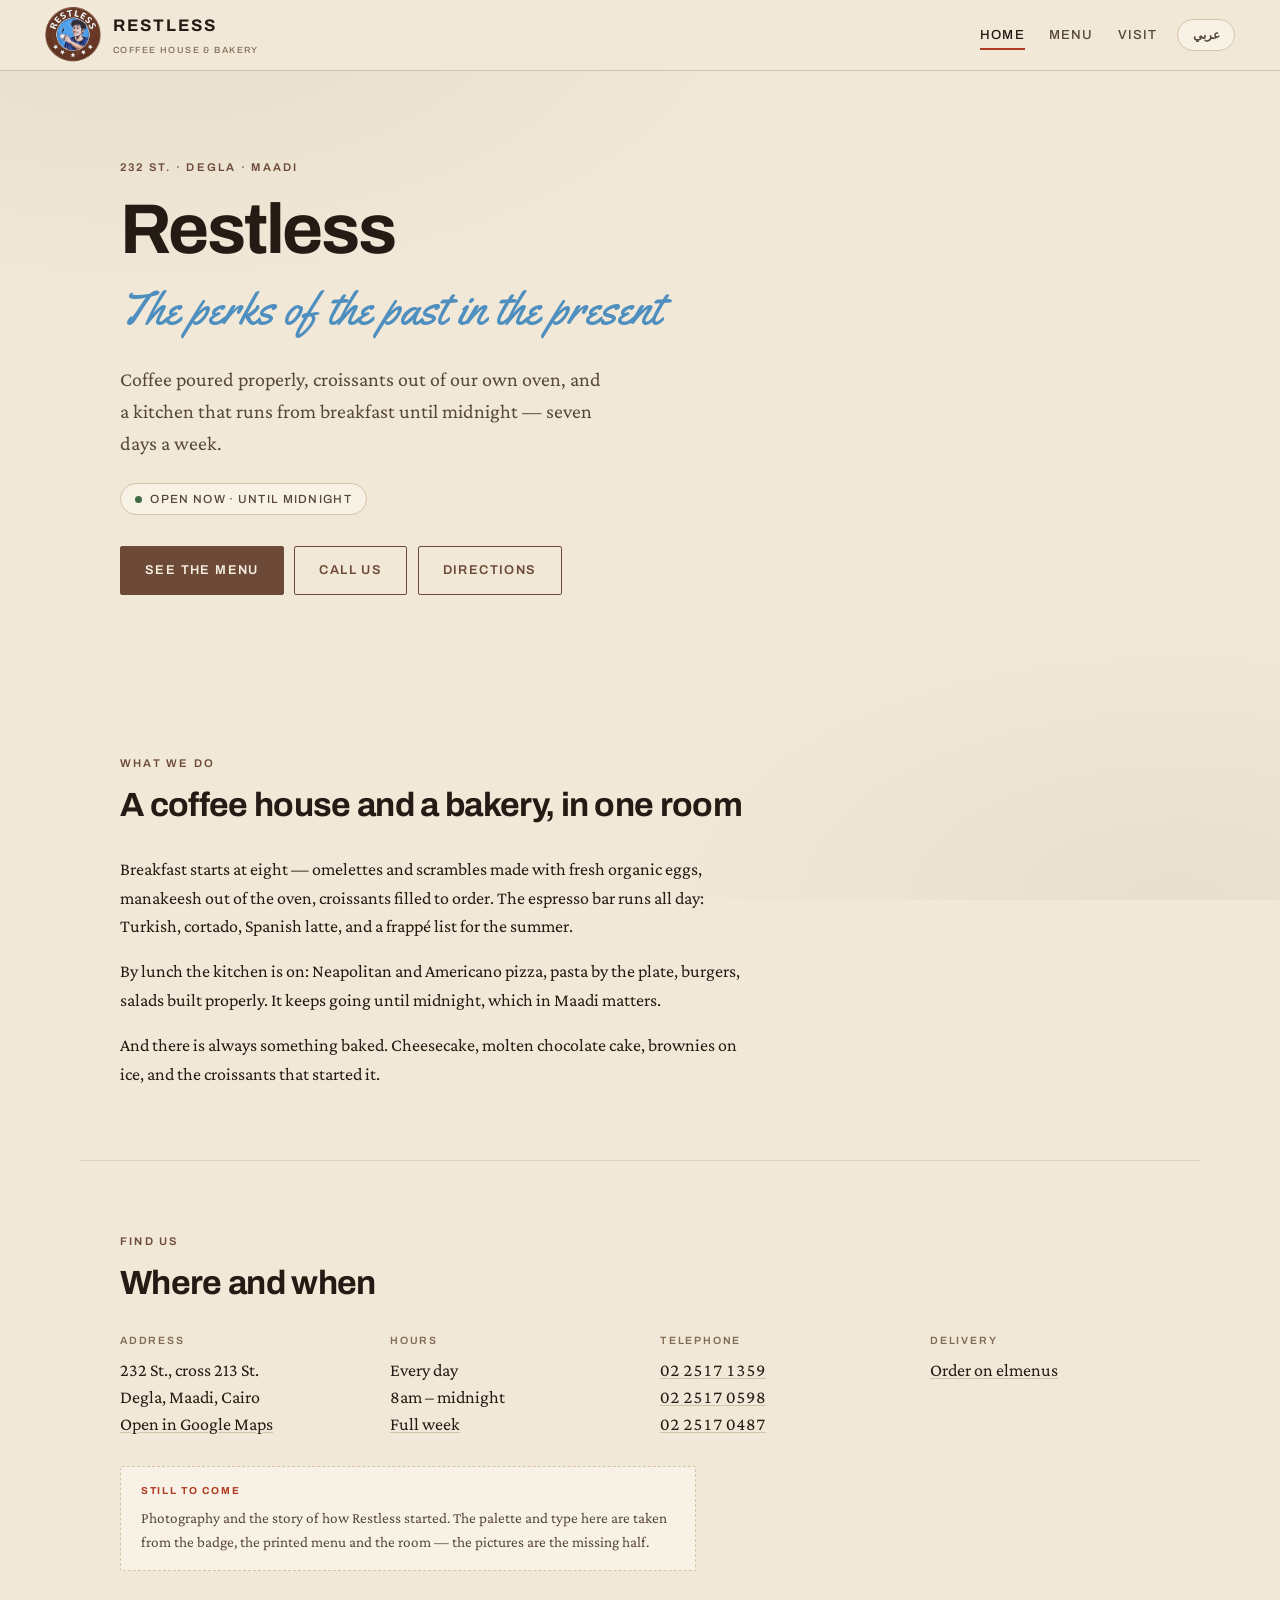
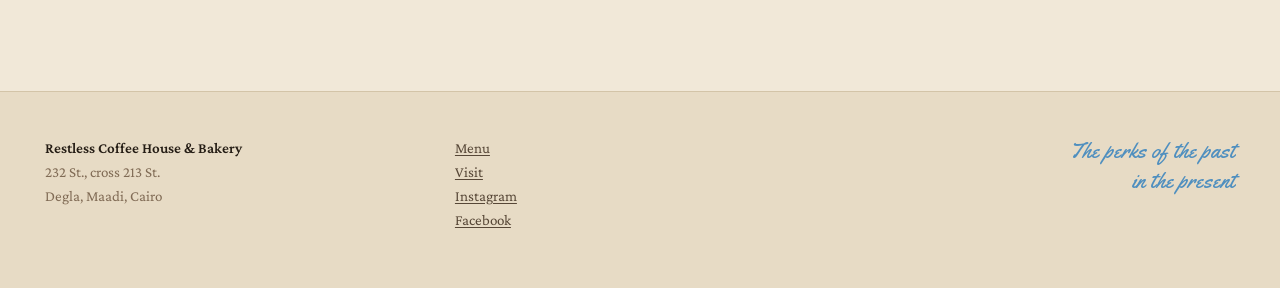
<file: index.html>
<!doctype html>
<html lang="en" data-base="./">
<head>
<meta charset="utf-8">
<meta name="viewport" content="width=device-width, initial-scale=1, viewport-fit=cover">
<title>Restless Coffee House &amp; Bakery — Degla, Maadi</title>
<meta name="description" content="A coffee house and bakery on 232 St., Degla, Maadi. Breakfast, coffee, Neapolitan pizza, pasta and croissants baked in-house. Open 8am to midnight, every day.">
<meta name="color-scheme" content="light dark">

<meta property="og:type" content="restaurant.restaurant">
<meta property="og:title" content="Restless Coffee House &amp; Bakery">
<meta property="og:description" content="The perks of the past in the present. Degla, Maadi — open 8am to midnight, every day.">
<meta property="og:locale" content="en_EG">
<!-- TODO: og:image once photography is in the repo. Without it a shared link renders as a bare URL. -->

<link rel="icon" href="assets/img/logo.png">

<link rel="preconnect" href="https://fonts.googleapis.com">
<link rel="preconnect" href="https://fonts.gstatic.com" crossorigin>
<link rel="stylesheet" href="https://fonts.googleapis.com/css2?family=Archivo:wght@400;500;600;700&family=Crimson+Pro:ital,wght@0,400;0,600;1,400&family=Yellowtail&display=swap">
<link rel="stylesheet" href="assets/css/site.css">

<script type="application/ld+json">
{
  "@context": "https://schema.org",
  "@type": "CafeOrCoffeeShop",
  "name": "Restless Coffee House & Bakery",
  "slogan": "The perks of the past in the present.",
  "address": {
    "@type": "PostalAddress",
    "streetAddress": "232 St., cross 213 St.",
    "addressLocality": "Degla, Maadi",
    "addressRegion": "Cairo",
    "addressCountry": "EG"
  },
  "telephone": "+20225171359",
  "servesCuisine": ["Coffee", "Bakery", "Breakfast", "Pizza", "Pasta"],
  "priceRange": "$$",
  "currenciesAccepted": "EGP",
  "openingHoursSpecification": [{
    "@type": "OpeningHoursSpecification",
    "dayOfWeek": ["Monday","Tuesday","Wednesday","Thursday","Friday","Saturday","Sunday"],
    "opens": "08:00",
    "closes": "00:00"
  }],
  "hasMenu": "https://omarashraf-z.github.io/restless.claude/menu.html",
  "sameAs": [
    "https://www.facebook.com/restless.coffeehouse/",
    "https://www.instagram.com/restless.coffeehouse/"
  ]
}
</script>
</head>

<body>
<a class="skip" href="#main" data-i18n="skip.content">Skip to content</a>

<header class="site-head">
  <div class="wrap">
    <a class="brand" href="index.html">
      <img class="brand-mark" src="assets/img/logo.png" width="56" height="56"
           alt="Restless Coffee House &amp; Bakery" data-brand-mark>
      <span class="brand-name">Restless<small data-i18n="brand.sub">Coffee House &amp; Bakery</small></span>
    </a>
    <div class="head-end">
      <nav class="nav" data-i18n-aria="nav.aria" aria-label="Primary">
      <a href="index.html" aria-current="page"><span data-i18n="nav.home">Home</span></a>
      <a href="menu.html"><span data-i18n="nav.menu">Menu</span></a>
      <a href="visit.html"><span data-i18n="nav.visit">Visit</span></a>
    </nav>
      <button type="button" class="lang-toggle" data-lang-toggle hidden>عربي</button>
    </div>
  </div>
</header>

<main id="main">

  <section class="hero wrap">
    <p class="eyebrow" data-i18n="home.eyebrow">232 St. · Degla · Maadi</p>
    <h1 data-i18n="home.title">Restless</h1>
    <p class="script" data-i18n="home.tagline">The perks of the past in the present</p>
    <p class="lede" data-i18n="home.lede">Coffee poured properly, croissants out of our own oven, and a kitchen that runs from breakfast until midnight — seven days a week.</p>

    <p style="margin-top:1.5rem"><span class="status" data-status hidden>Checking hours…</span></p>

    <ul class="actions">
      <li><a class="btn btn--primary" href="menu.html" data-i18n="cta.menu">See the menu</a></li>
      <li><a class="btn" data-tel href="#" data-i18n="cta.call">Call us</a></li>
      <li><a class="btn" data-maps href="#" target="_blank" rel="noopener" data-i18n="cta.directions">Directions</a></li>
    </ul>
  </section>

  <section class="section wrap">
    <div class="section-head">
      <p class="eyebrow" data-i18n="home.about.eyebrow">What we do</p>
      <h2 data-i18n="home.about.title">A coffee house and a bakery, in one room</h2>
    </div>

    <div class="narrow">
      <p data-i18n="home.about.p1">Breakfast starts at eight — omelettes and scrambles made with fresh organic eggs, manakeesh out of the oven, croissants filled to order. The espresso bar runs all day: Turkish, cortado, Spanish latte, and a frappé list for the summer.</p>
      <p data-i18n="home.about.p2">By lunch the kitchen is on: Neapolitan and Americano pizza, pasta by the plate, burgers, salads built properly. It keeps going until midnight, which in Maadi matters.</p>
      <p data-i18n="home.about.p3">And there is always something baked. Cheesecake, molten chocolate cake, brownies on ice, and the croissants that started it.</p>
    </div>
  </section>

  <section class="section wrap">
    <div class="section-head">
      <p class="eyebrow" data-i18n="home.find.eyebrow">Find us</p>
      <h2 data-i18n="home.find.title">Where and when</h2>
    </div>

    <dl class="facts">
      <div>
        <dt data-i18n="facts.address">Address</dt>
        <dd>
          <span data-i18n-html="facts.addressLines">232 St., cross 213 St.<br>Degla, Maadi, Cairo</span><br>
          <a data-maps href="#" target="_blank" rel="noopener" data-i18n="cta.openMaps">Open in Google Maps</a>
        </dd>
      </div>
      <div>
        <dt data-i18n="facts.hours">Hours</dt>
        <dd>
          <span data-i18n="home.hoursShort">Every day</span><br>
          <span data-i18n="home.hoursRange">8am – midnight</span><br>
          <a href="visit.html" data-i18n="cta.fullWeek">Full week</a>
        </dd>
      </div>
      <div>
        <dt data-i18n="facts.telephone">Telephone</dt>
        <dd>
          <a class="tel" href="tel:+20225171359">02 2517 1359</a>
          <a class="tel" href="tel:+20225170598">02 2517 0598</a>
          <a class="tel" href="tel:+20225170487">02 2517 0487</a>
        </dd>
      </div>
      <div>
        <dt data-i18n="facts.delivery">Delivery</dt>
        <dd><a href="https://www.elmenus.com/cairo/restless-coffee-house-bakery-2lng3" target="_blank" rel="noopener" data-i18n="cta.elmenus">Order on elmenus</a></dd>
      </div>
    </dl>

    <div class="notice">
      <b data-i18n="notice.title">Still to come</b>
      <p data-i18n="notice.body">Photography and the story of how Restless started. The palette and type here are taken from the badge, the printed menu and the room — the pictures are the missing half.</p>
    </div>
  </section>

</main>

<footer class="site-foot">
  <div class="wrap">
    <div>
      <strong data-i18n="foot.name">Restless Coffee House &amp; Bakery</strong><br>
      <span data-i18n-html="facts.addressLines">232 St., cross 213 St.<br>Degla, Maadi, Cairo</span>
    </div>
    <div>
      <a href="menu.html" data-i18n="nav.menu">Menu</a><br>
      <a href="visit.html" data-i18n="nav.visit">Visit</a><br>
      <a href="https://www.instagram.com/restless.coffeehouse/" target="_blank" rel="noopener">Instagram</a><br>
      <a href="https://www.facebook.com/restless.coffeehouse/" target="_blank" rel="noopener">Facebook</a>
    </div>
    <div>
      <span class="script">The perks of the past<br>in the present</span>
    </div>
  </div>
</footer>

<script src="assets/js/site.js" defer></script>
</body>
</html>
</file>
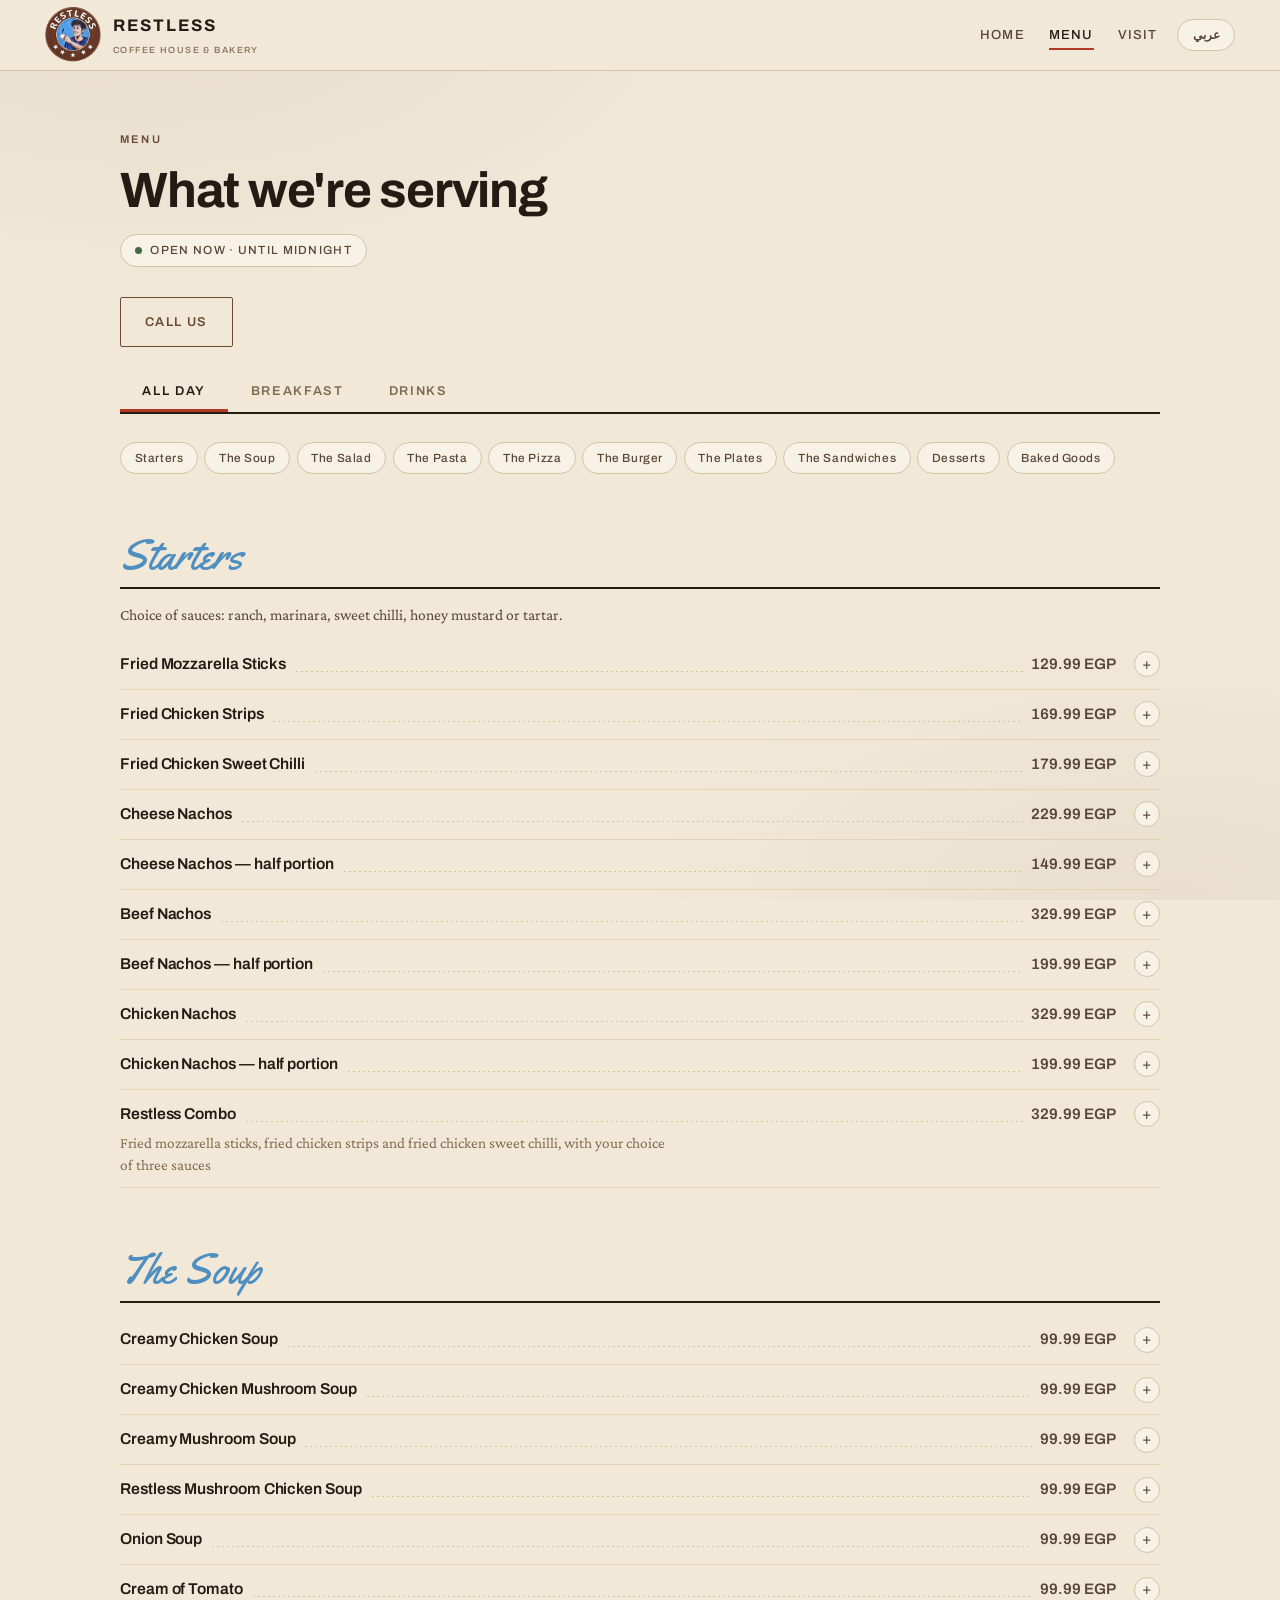
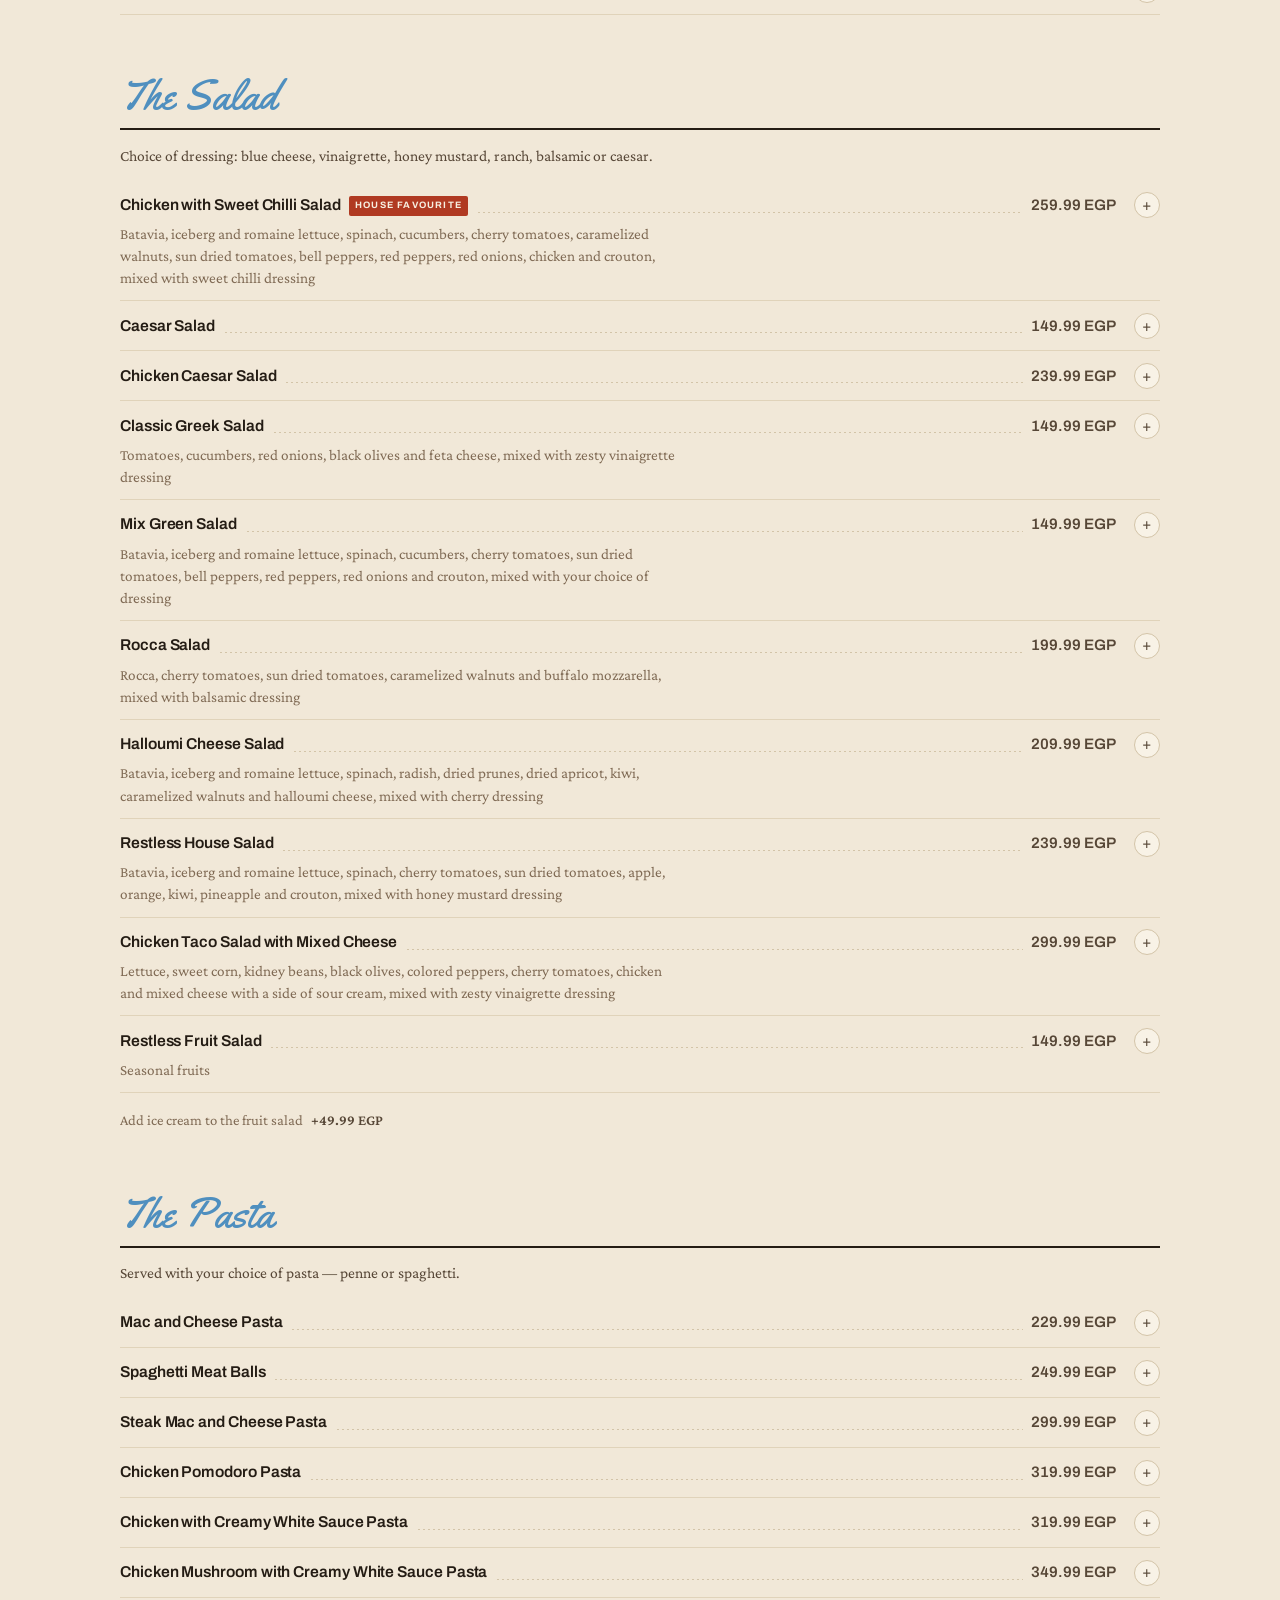
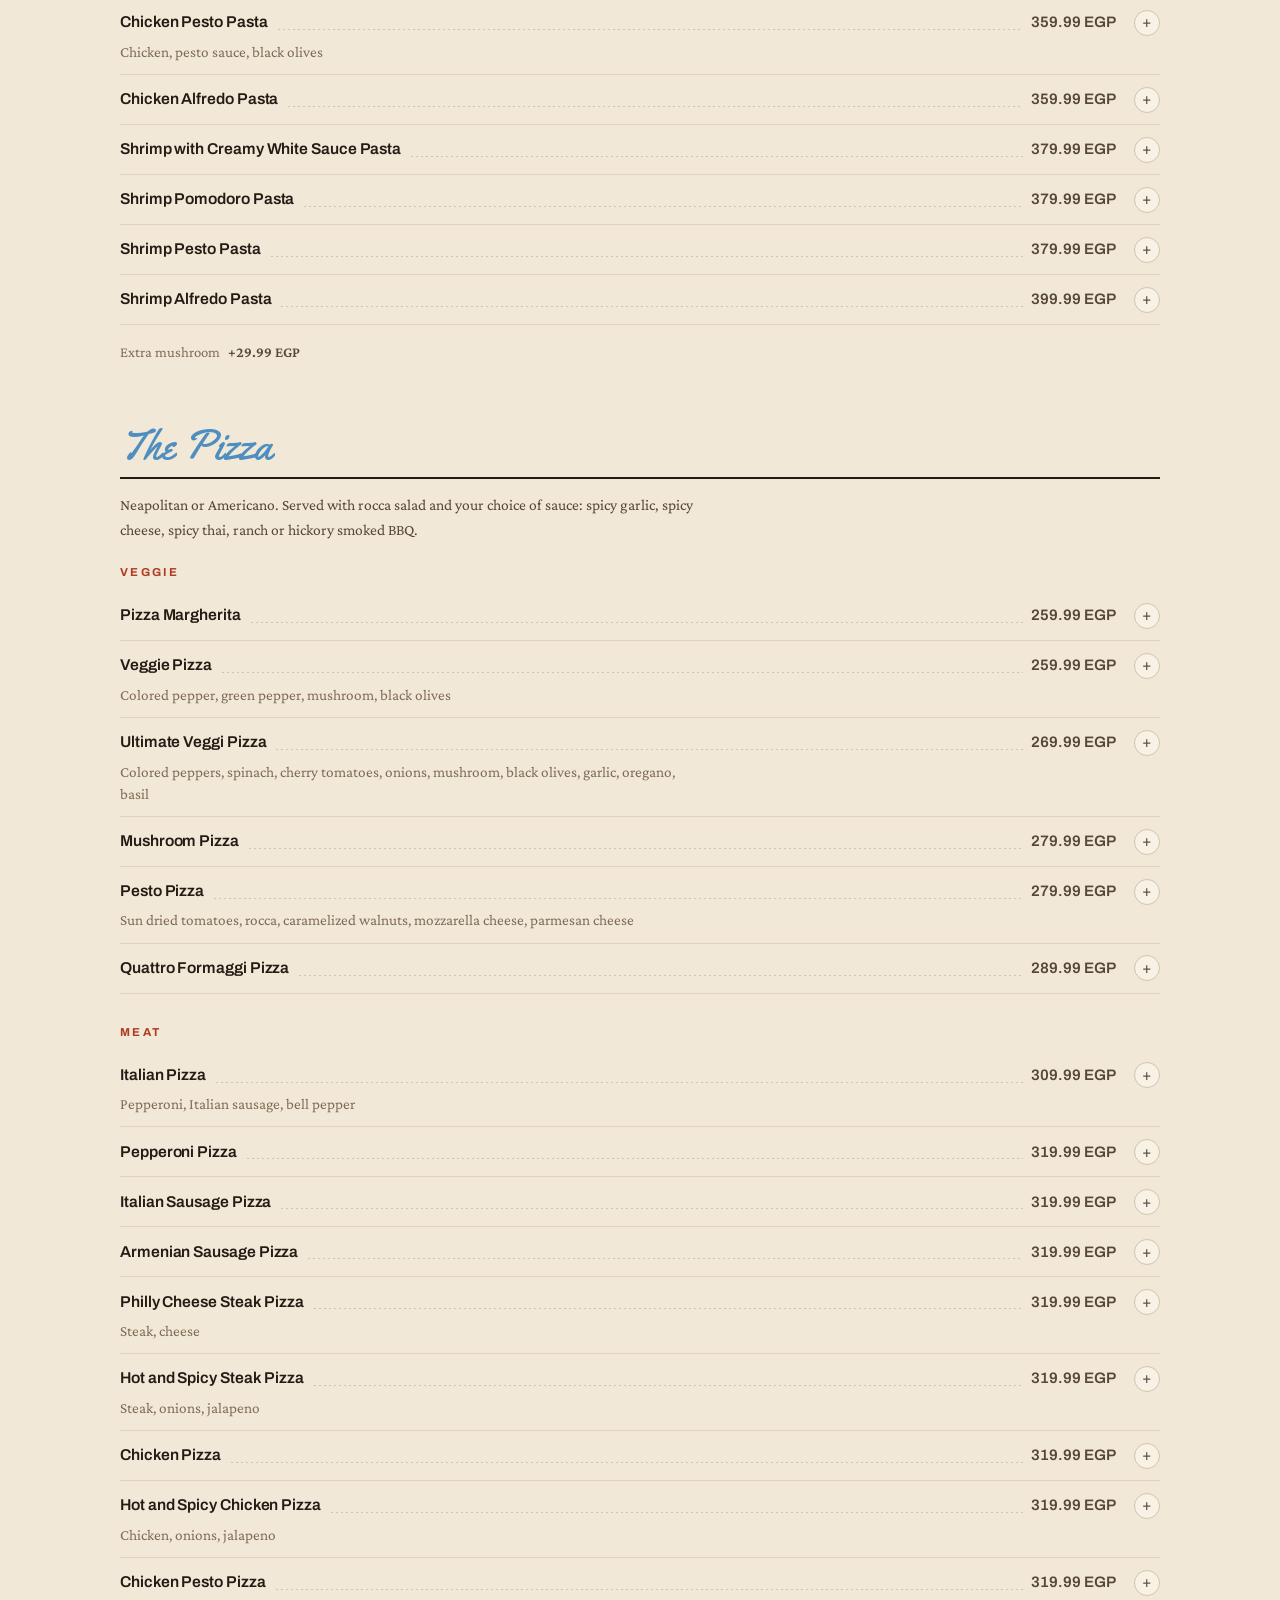
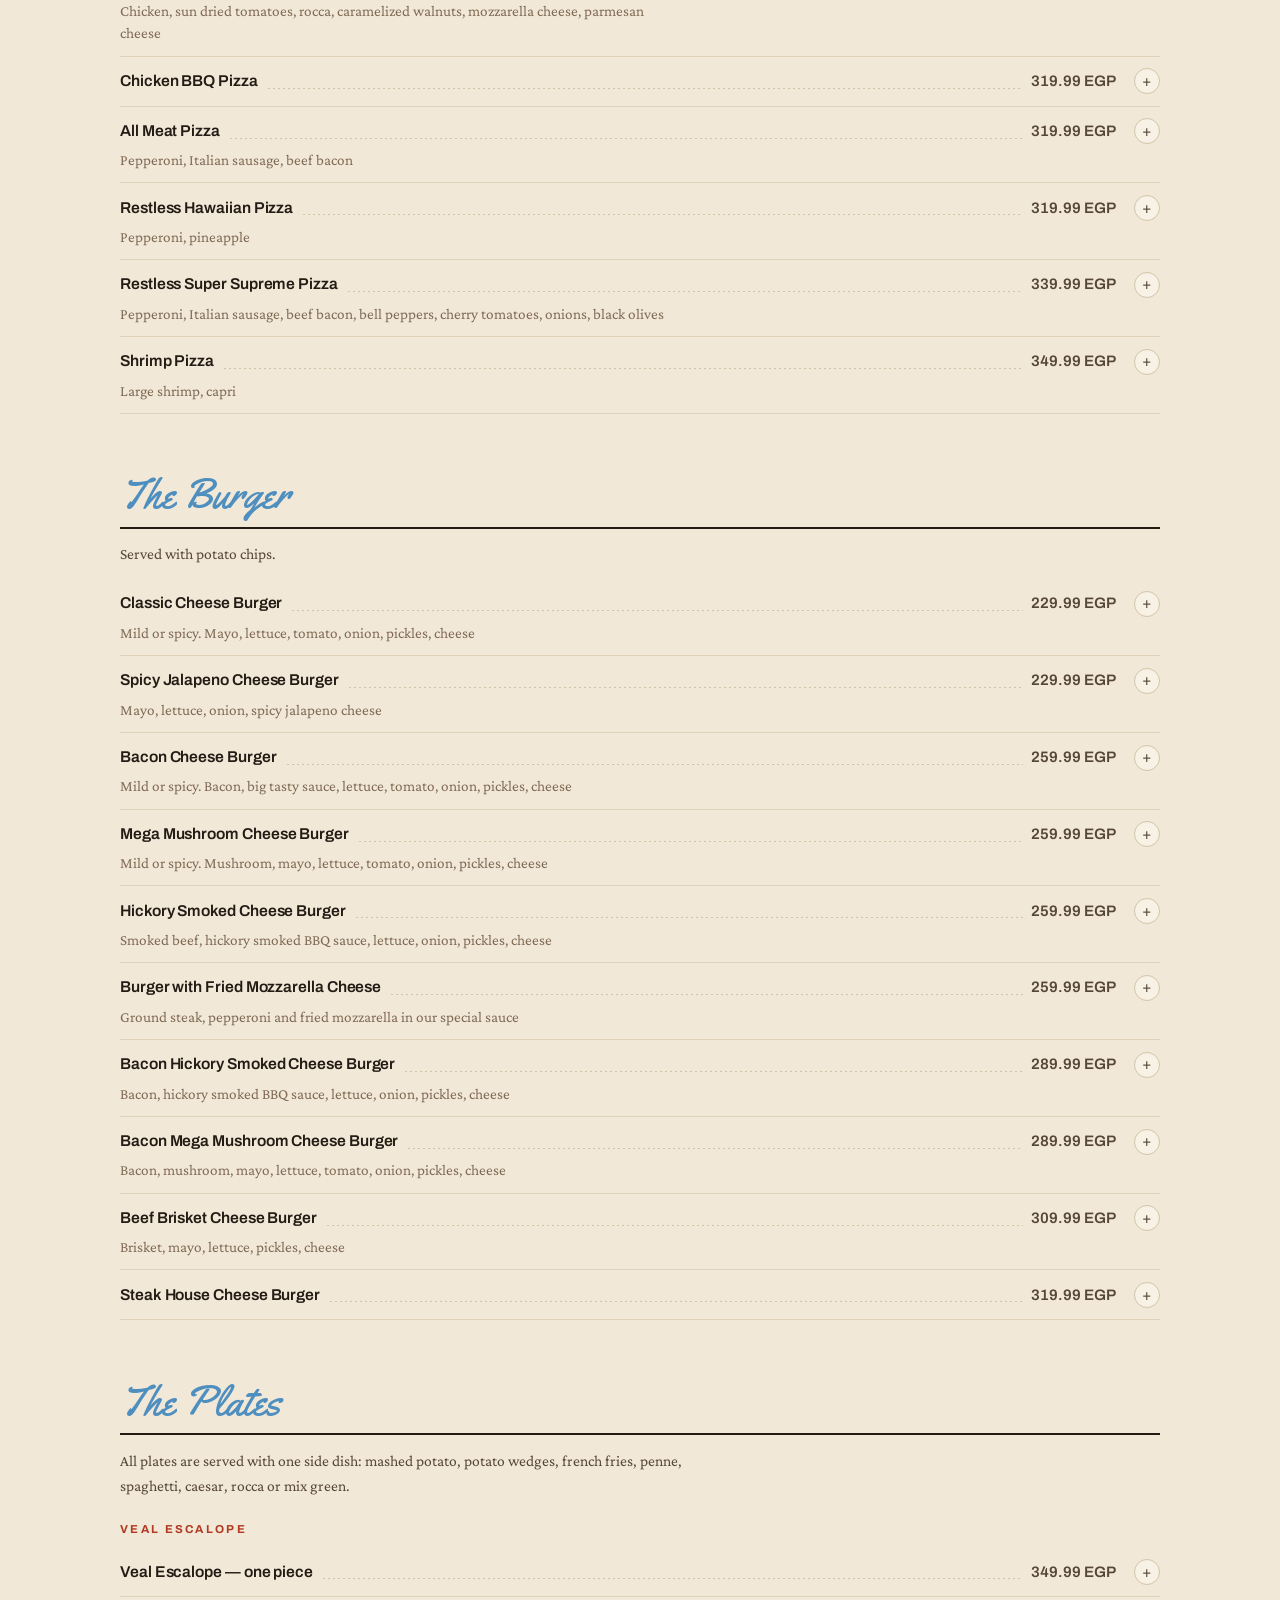
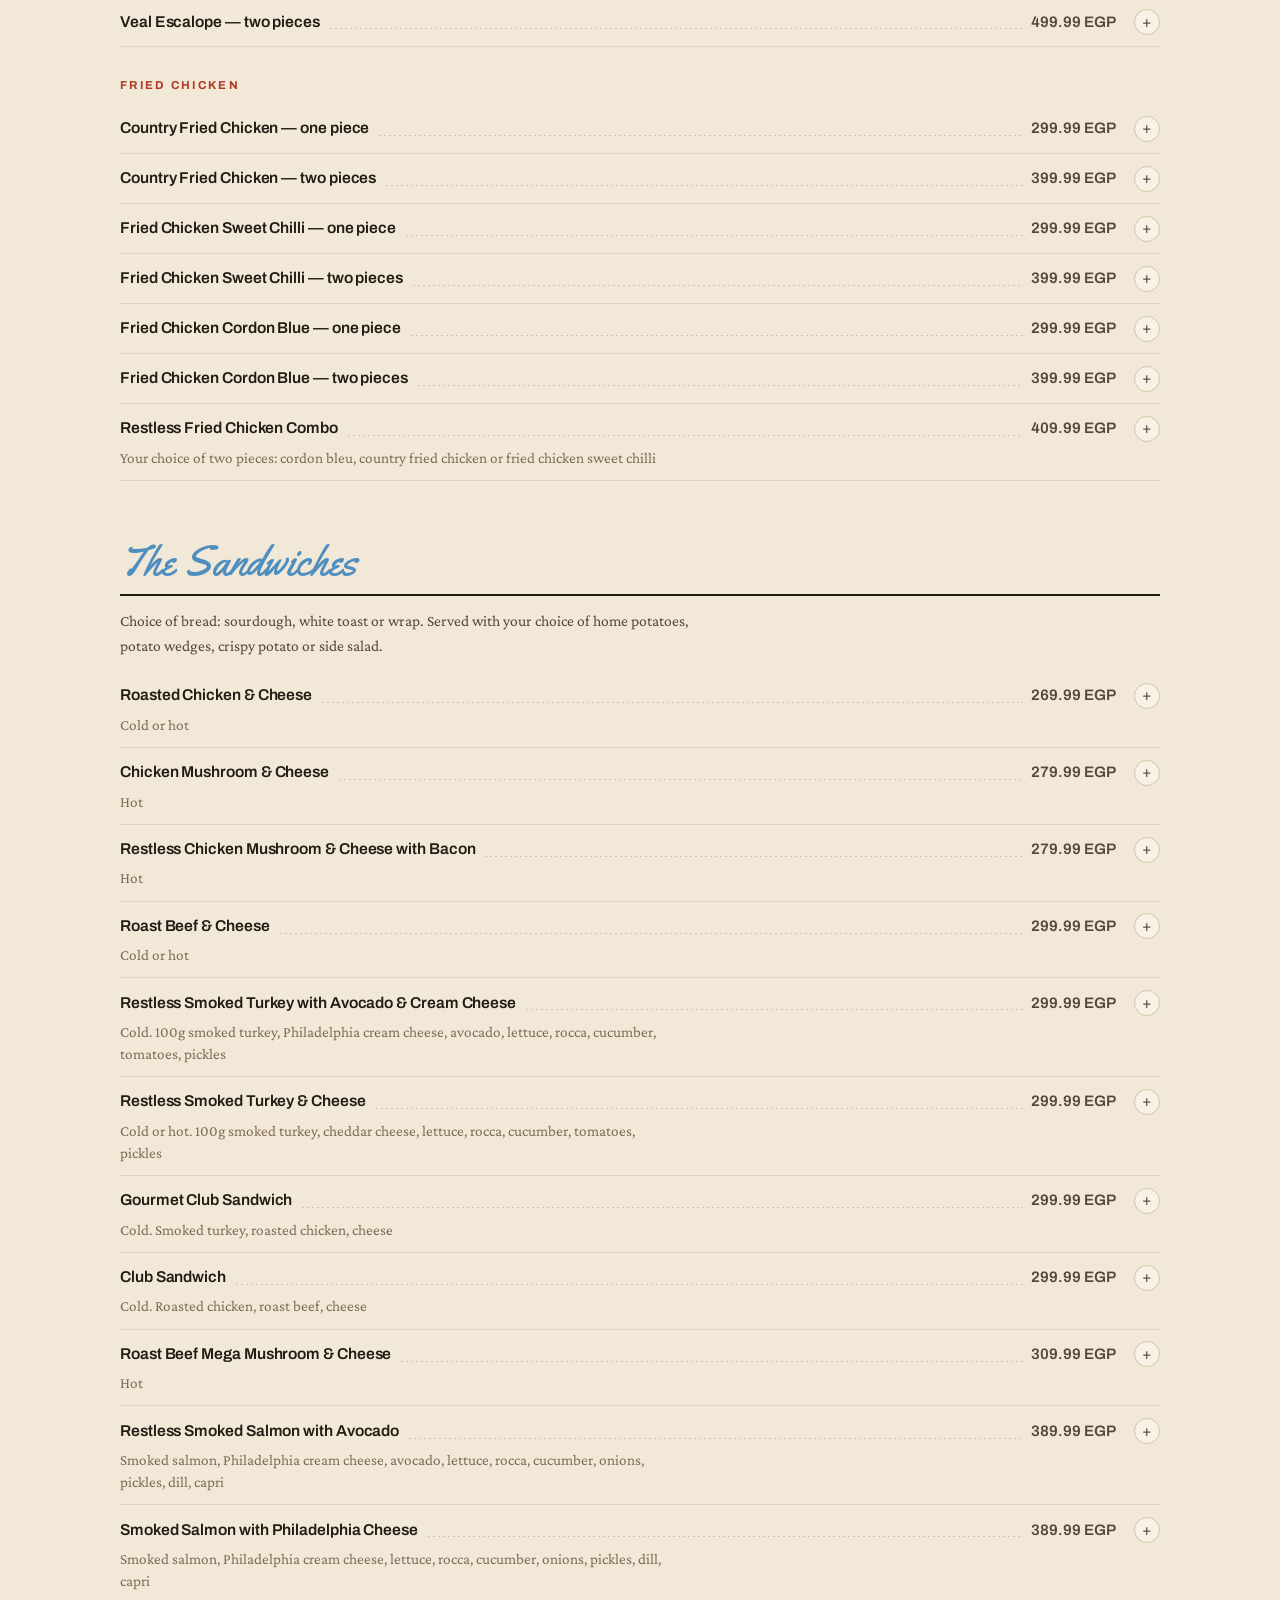
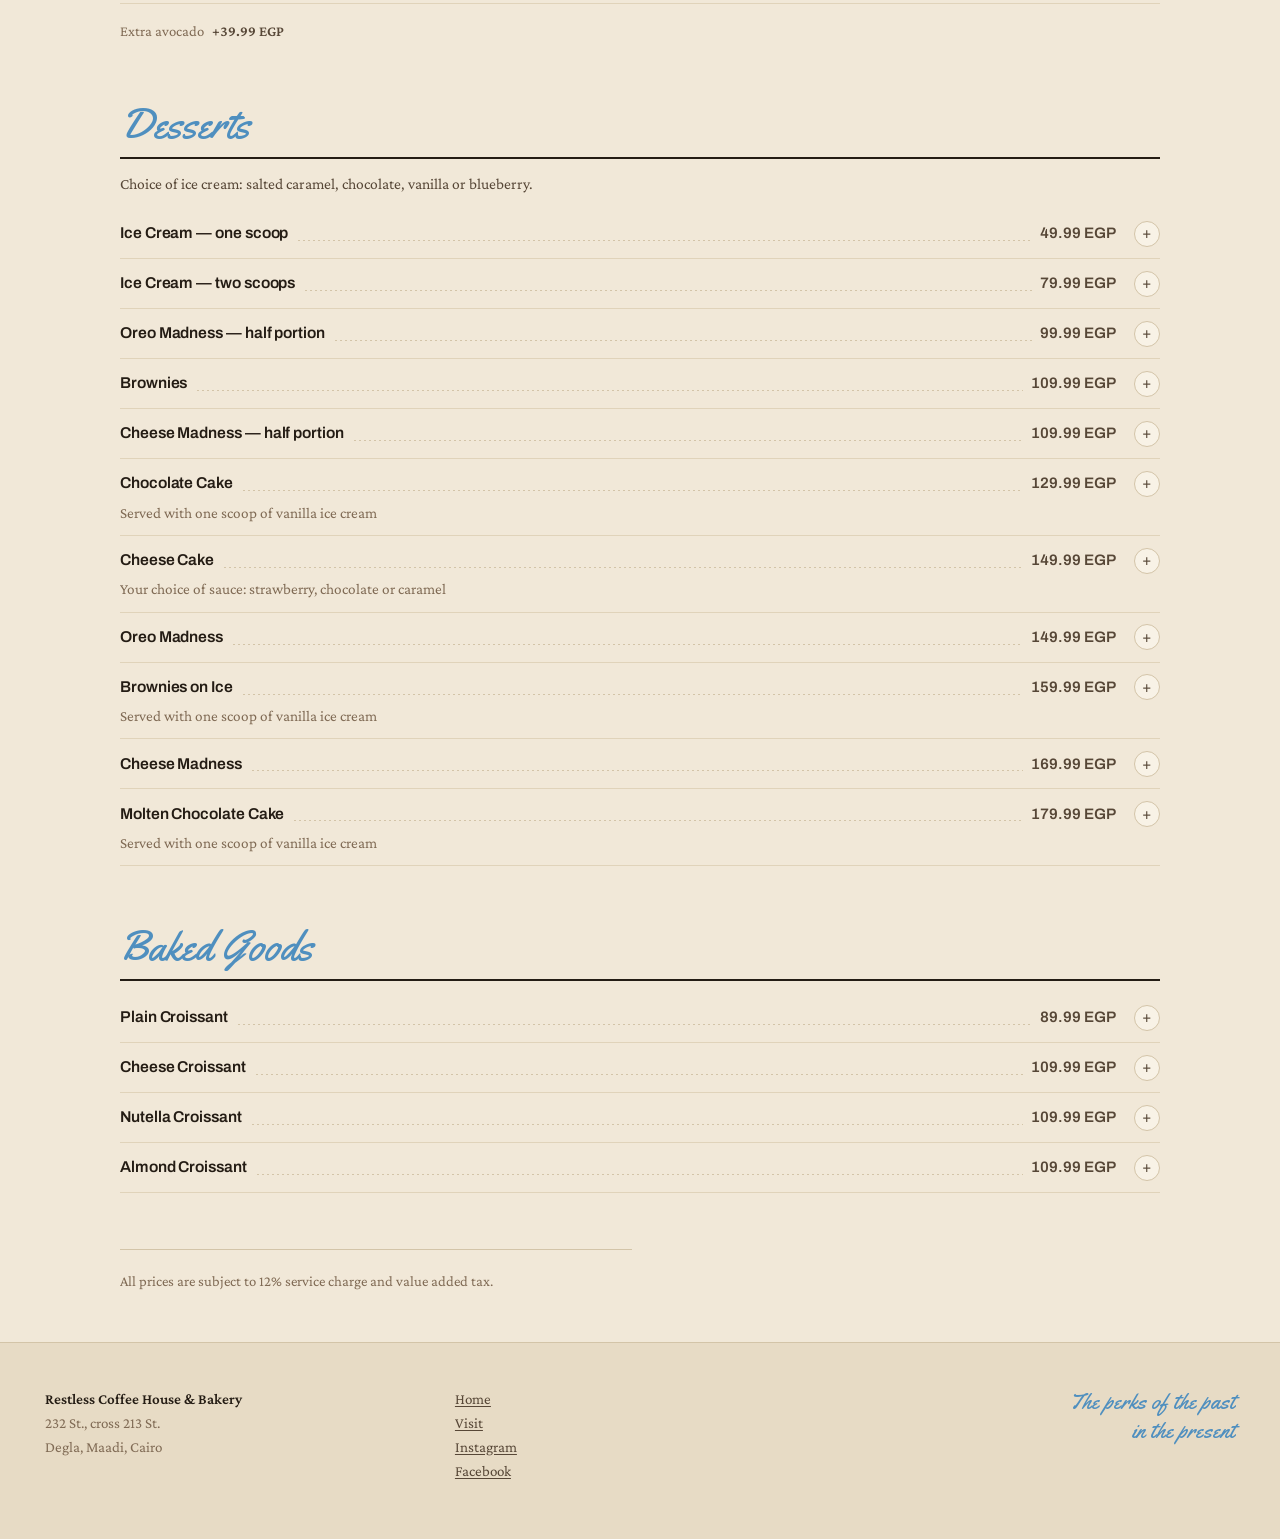
<file: menu.html>
<!doctype html>
<html lang="en" data-base="./">
<head>
<meta charset="utf-8">
<meta name="viewport" content="width=device-width, initial-scale=1, viewport-fit=cover">
<title>Menu — Restless Coffee House &amp; Bakery</title>
<meta name="description" content="The full menu at Restless, Degla Maadi — breakfast, coffee, pizza, pasta, burgers, salads, sandwiches and bakery, with prices in EGP.">
<meta name="color-scheme" content="light dark">

<meta property="og:type" content="website">
<meta property="og:title" content="Menu — Restless Coffee House &amp; Bakery">
<meta property="og:description" content="Breakfast, coffee, pizza, pasta and bakery. Degla, Maadi.">

<link rel="icon" href="assets/img/logo.png">

<link rel="preconnect" href="https://fonts.googleapis.com">
<link rel="preconnect" href="https://fonts.gstatic.com" crossorigin>
<link rel="stylesheet" href="https://fonts.googleapis.com/css2?family=Archivo:wght@400;500;600;700&family=Crimson+Pro:ital,wght@0,400;0,600;1,400&family=Yellowtail&display=swap">
<link rel="stylesheet" href="assets/css/site.css">
</head>

<body>
<a class="skip" href="#menu" data-i18n="skip.menu">Skip to the menu</a>

<header class="site-head">
  <div class="wrap">
    <a class="brand" href="index.html">
      <img class="brand-mark" src="assets/img/logo.png" width="56" height="56"
           alt="Restless Coffee House &amp; Bakery" data-brand-mark>
      <span class="brand-name">Restless<small data-i18n="brand.sub">Coffee House &amp; Bakery</small></span>
    </a>
    <div class="head-end">
      <nav class="nav" data-i18n-aria="nav.aria" aria-label="Primary">
      <a href="index.html"><span data-i18n="nav.home">Home</span></a>
      <a href="menu.html" aria-current="page"><span data-i18n="nav.menu">Menu</span></a>
      <a href="visit.html"><span data-i18n="nav.visit">Visit</span></a>
    </nav>
      <button type="button" class="lang-toggle" data-lang-toggle hidden>عربي</button>
    </div>
  </div>
</header>

<main>
  <section class="page-head wrap">
    <p class="eyebrow" data-i18n="menu.eyebrow">Menu</p>
    <h1 data-i18n="menu.title">What we&rsquo;re serving</h1>
    <p style="margin-top:1rem"><span class="status" data-status hidden>Checking hours…</span></p>

    <ul class="actions">
      <li><a class="btn" data-tel href="#" data-i18n="cta.call">Call us</a></li>
    </ul>
  </section>

  <section class="wrap" id="menu">
    <div role="tablist" data-i18n-aria="menu.tabsAria" aria-label="Menus" class="menu-tabs" data-menu-tabs></div>
    <p class="menu-note" data-menu-note hidden></p>
    <ul class="menu-jump" data-menu-jump></ul>

    <div data-menu>
      <p class="empty" data-i18n="menu.loading">Loading the menu…</p>
    </div>
  </section>
</main>

<footer class="site-foot">
  <div class="wrap">
    <div>
      <strong data-i18n="foot.name">Restless Coffee House &amp; Bakery</strong><br>
      <span data-i18n-html="facts.addressLines">232 St., cross 213 St.<br>Degla, Maadi, Cairo</span>
    </div>
    <div>
      <a href="index.html" data-i18n="nav.home">Home</a><br>
      <a href="visit.html" data-i18n="nav.visit">Visit</a><br>
      <a href="https://www.instagram.com/restless.coffeehouse/" target="_blank" rel="noopener">Instagram</a><br>
      <a href="https://www.facebook.com/restless.coffeehouse/" target="_blank" rel="noopener">Facebook</a>
    </div>
    <div>
      <span class="script">The perks of the past<br>in the present</span>
    </div>
  </div>
</footer>

<script src="assets/js/site.js" defer></script>
</body>
</html>
</file>
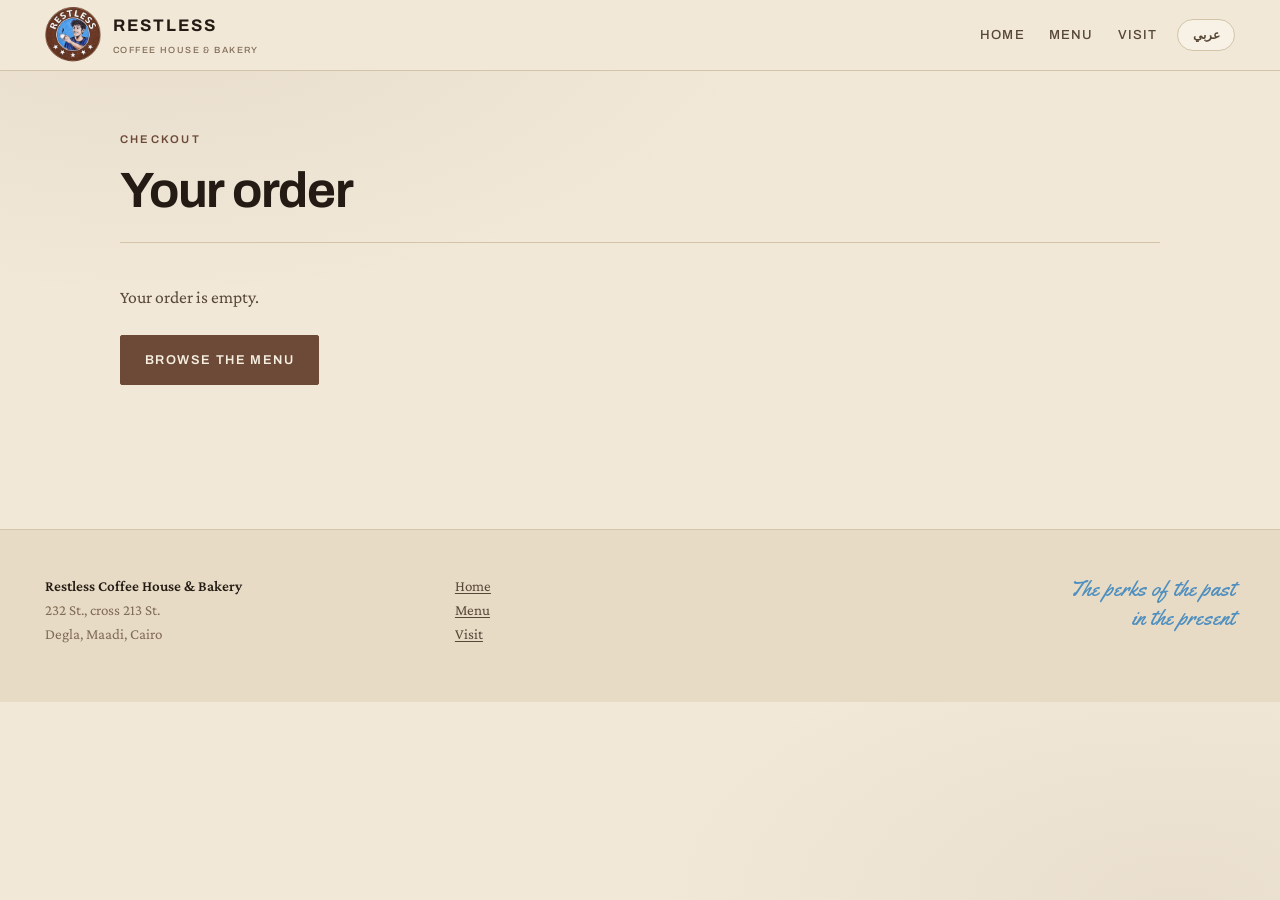
<file: order.html>
<!doctype html>
<html lang="en" data-base="./">
<head>
<meta charset="utf-8">
<meta name="viewport" content="width=device-width, initial-scale=1, viewport-fit=cover">
<title>Your order — Restless Coffee House &amp; Bakery</title>
<meta name="description" content="Review your order from Restless, add your delivery address, and send it on WhatsApp.">
<meta name="color-scheme" content="light dark">
<meta name="robots" content="noindex">

<link rel="icon" href="assets/img/logo.png">

<link rel="preconnect" href="https://fonts.googleapis.com">
<link rel="preconnect" href="https://fonts.gstatic.com" crossorigin>
<link rel="stylesheet" href="https://fonts.googleapis.com/css2?family=Archivo:wght@400;500;600;700&family=Crimson+Pro:ital,wght@0,400;0,600;1,400&family=Yellowtail&display=swap">
<link rel="stylesheet" href="assets/css/site.css">
</head>

<body>
<a class="skip" href="#main" data-i18n="skip.content">Skip to content</a>

<header class="site-head">
  <div class="wrap">
    <a class="brand" href="index.html">
      <img class="brand-mark" src="assets/img/logo.png" width="56" height="56"
           alt="Restless Coffee House &amp; Bakery" data-brand-mark>
      <span class="brand-name">Restless<small data-i18n="brand.sub">Coffee House &amp; Bakery</small></span>
    </a>
    <div class="head-end">
      <nav class="nav" data-i18n-aria="nav.aria" aria-label="Primary">
        <a href="index.html"><span data-i18n="nav.home">Home</span></a>
        <a href="menu.html"><span data-i18n="nav.menu">Menu</span></a>
        <a href="visit.html"><span data-i18n="nav.visit">Visit</span></a>
      </nav>
      <button type="button" class="lang-toggle" data-lang-toggle hidden>عربي</button>
    </div>
  </div>
</header>

<main id="main" data-checkout>
  <section class="page-head wrap">
    <p class="eyebrow" data-i18n="checkout.eyebrow">Checkout</p>
    <h1 data-i18n="checkout.title">Your order</h1>
  </section>

  <section class="wrap checkout">

    <!-- shown when nothing has been added -->
    <div class="checkout-empty" data-checkout-empty hidden>
      <p data-i18n="checkout.empty">Your order is empty.</p>
      <p><a class="btn btn--primary" href="menu.html" data-i18n="checkout.browse">Browse the menu</a></p>
    </div>

    <div data-checkout-body hidden>

      <div class="checkout-grid">

        <!-- the order itself -->
        <section class="checkout-card" aria-labelledby="order-h">
          <h2 class="checkout-h" id="order-h" data-i18n="order.title">Your order</h2>
          <ul class="order-lines" data-checkout-lines></ul>
          <p class="checkout-total">
            <span data-i18n="order.subtotal">Subtotal</span>
            <b data-checkout-total>—</b>
          </p>
          <p class="order-note" data-i18n="order.beforeTax">Before 12% service charge and VAT.</p>
          <p><a class="checkout-back" href="menu.html" data-i18n="checkout.addMore">Add more items</a></p>
        </section>

        <!-- who and where -->
        <form class="checkout-card" data-checkout-form novalidate aria-labelledby="details-h">
          <h2 class="checkout-h" id="details-h" data-i18n="checkout.details">Your details</h2>

          <fieldset class="field">
            <legend data-i18n="checkout.method">How would you like it?</legend>
            <div class="choices">
              <label class="choice">
                <input type="radio" name="method" value="delivery" checked>
                <span data-i18n="checkout.delivery">Delivery</span>
              </label>
              <label class="choice">
                <input type="radio" name="method" value="pickup">
                <span data-i18n="checkout.pickup">Pick up</span>
              </label>
            </div>
          </fieldset>

          <label class="field">
            <span class="label"><span data-i18n="checkout.name">Name</span></span>
            <input type="text" name="name" autocomplete="name" required>
            <em class="err" data-err="name" hidden></em>
          </label>

          <label class="field">
            <span class="label"><span data-i18n="checkout.phone">Phone</span></span>
            <input type="tel" name="phone" inputmode="tel" autocomplete="tel" required>
            <em class="err" data-err="phone" hidden></em>
          </label>

          <div data-delivery-only>
            <label class="field">
              <span class="label"><span data-i18n="checkout.address">Address</span></span>
              <textarea name="address" rows="2" autocomplete="street-address"></textarea>
              <em class="err" data-err="address" hidden></em>
            </label>

            <label class="field">
              <span class="label">
                <span data-i18n="checkout.building">Building, floor, apartment</span>
                <i data-i18n="checkout.optional">optional</i>
              </span>
              <input type="text" name="building">
            </label>

            <label class="field">
              <span class="label">
                <span data-i18n="checkout.landmark">Nearest landmark</span>
                <i data-i18n="checkout.optional">optional</i>
              </span>
              <input type="text" name="landmark">
            </label>
          </div>

          <label class="field">
            <span class="label">
              <span data-i18n="checkout.notes">Notes for the kitchen</span>
              <i data-i18n="checkout.optional">optional</i>
            </span>
            <textarea name="notes" rows="2"></textarea>
          </label>

          <label class="check">
            <input type="checkbox" name="remember" checked>
            <span data-i18n="checkout.remember">Remember my details on this device</span>
          </label>

          <button type="submit" class="btn btn--primary checkout-send" data-checkout-send>
            <span data-i18n="checkout.send">Send order on WhatsApp</span>
          </button>

          <p class="checkout-disclaimer" data-i18n="checkout.disclaimer">
            This opens WhatsApp with your order written out. Nothing is sent until you press send there.
          </p>
        </form>

      </div>
    </div>
  </section>
</main>

<footer class="site-foot">
  <div class="wrap">
    <div>
      <strong data-i18n="foot.name">Restless Coffee House &amp; Bakery</strong><br>
      <span data-i18n-html="facts.addressLines">232 St., cross 213 St.<br>Degla, Maadi, Cairo</span>
    </div>
    <div>
      <a href="index.html" data-i18n="nav.home">Home</a><br>
      <a href="menu.html" data-i18n="nav.menu">Menu</a><br>
      <a href="visit.html" data-i18n="nav.visit">Visit</a>
    </div>
    <div>
      <span class="script">The perks of the past<br>in the present</span>
    </div>
  </div>
</footer>

<script src="assets/js/site.js" defer></script>
</body>
</html>
</file>
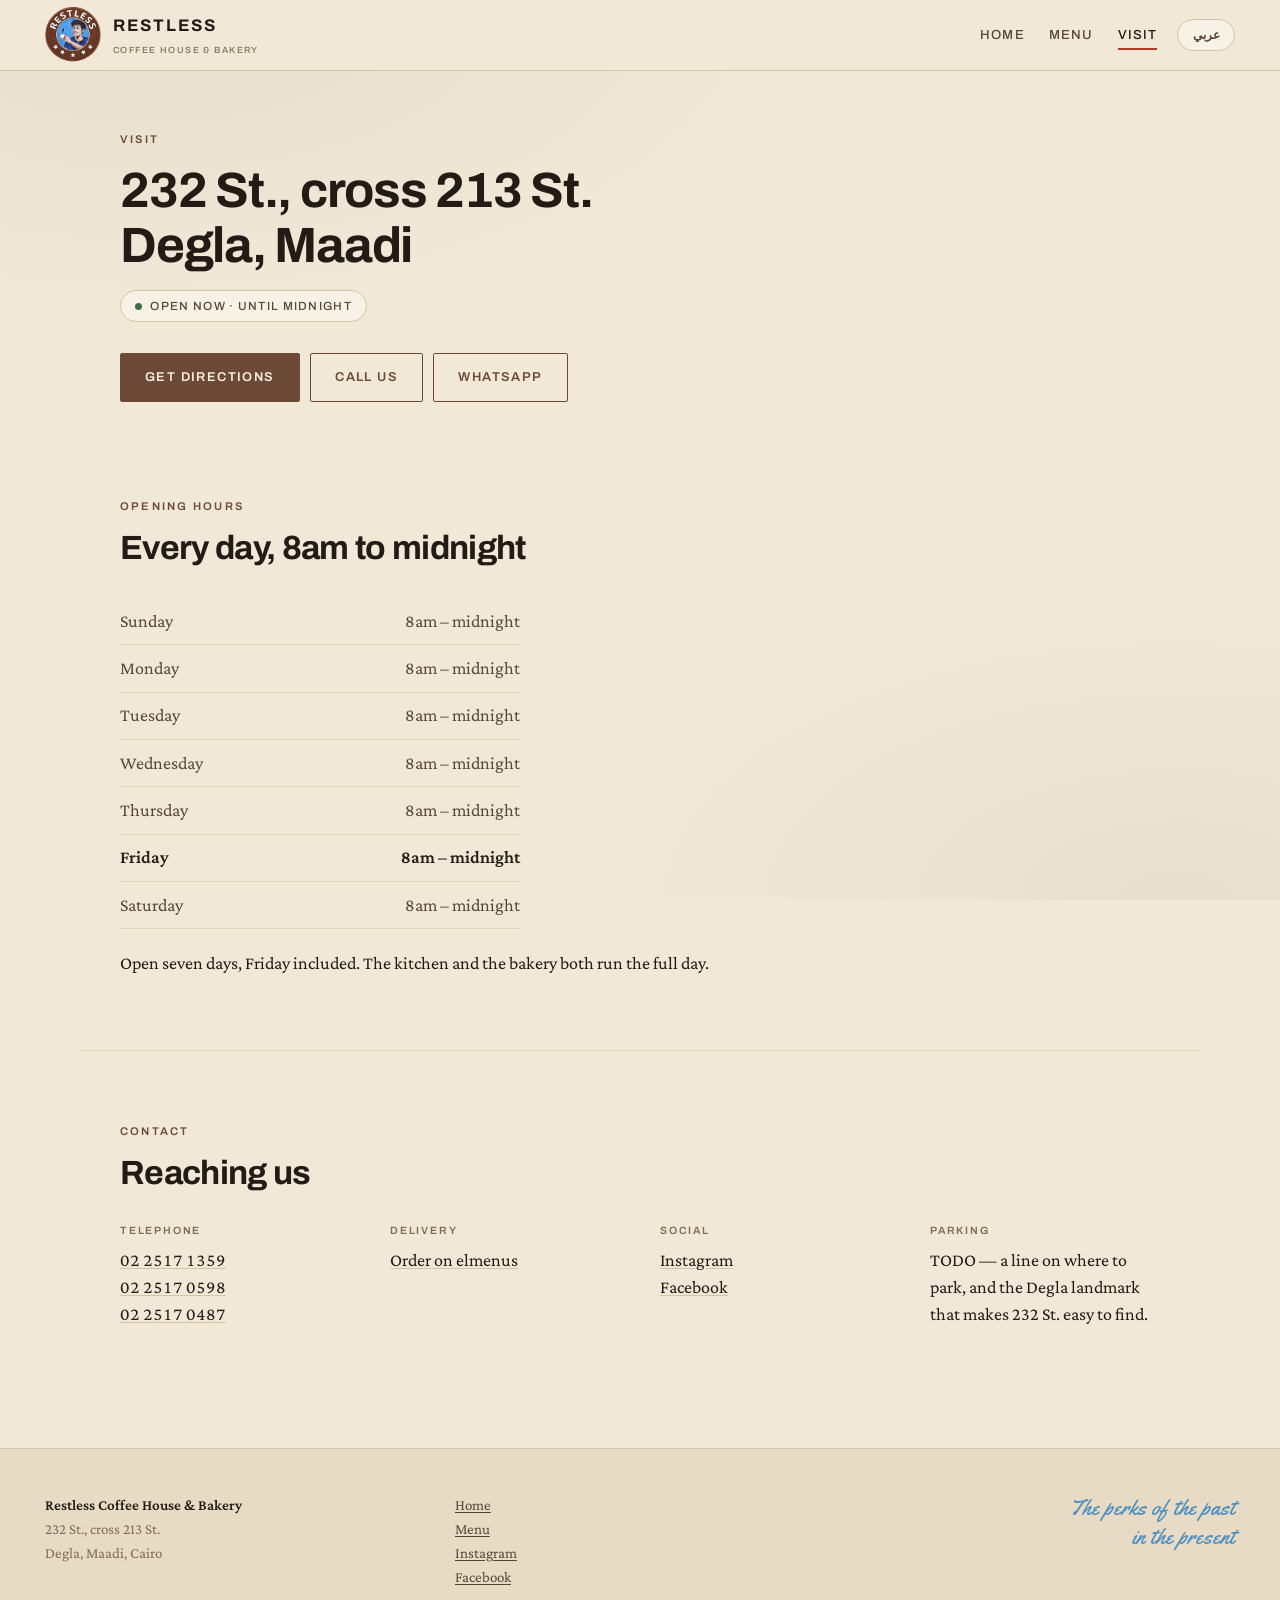
<file: visit.html>
<!doctype html>
<html lang="en" data-base="./">
<head>
<meta charset="utf-8">
<meta name="viewport" content="width=device-width, initial-scale=1, viewport-fit=cover">
<title>Visit — Restless Coffee House &amp; Bakery</title>
<meta name="description" content="Restless Coffee House &amp; Bakery, 232 St. cross 213 St., Degla, Maadi, Cairo. Open 8am to midnight every day. Hours, directions and phone numbers.">
<meta name="color-scheme" content="light dark">

<meta property="og:type" content="website">
<meta property="og:title" content="Visit Restless — Degla, Maadi">
<meta property="og:description" content="232 St., cross 213 St., Degla, Maadi. Open 8am to midnight, every day.">

<link rel="icon" href="assets/img/logo.png">

<link rel="preconnect" href="https://fonts.googleapis.com">
<link rel="preconnect" href="https://fonts.gstatic.com" crossorigin>
<link rel="stylesheet" href="https://fonts.googleapis.com/css2?family=Archivo:wght@400;500;600;700&family=Crimson+Pro:ital,wght@0,400;0,600;1,400&family=Yellowtail&display=swap">
<link rel="stylesheet" href="assets/css/site.css">
</head>

<body>
<a class="skip" href="#main" data-i18n="skip.content">Skip to content</a>

<header class="site-head">
  <div class="wrap">
    <a class="brand" href="index.html">
      <img class="brand-mark" src="assets/img/logo.png" width="56" height="56"
           alt="Restless Coffee House &amp; Bakery" data-brand-mark>
      <span class="brand-name">Restless<small data-i18n="brand.sub">Coffee House &amp; Bakery</small></span>
    </a>
    <div class="head-end">
      <nav class="nav" data-i18n-aria="nav.aria" aria-label="Primary">
      <a href="index.html"><span data-i18n="nav.home">Home</span></a>
      <a href="menu.html"><span data-i18n="nav.menu">Menu</span></a>
      <a href="visit.html" aria-current="page"><span data-i18n="nav.visit">Visit</span></a>
    </nav>
      <button type="button" class="lang-toggle" data-lang-toggle hidden>عربي</button>
    </div>
  </div>
</header>

<main id="main">
  <section class="page-head wrap">
    <p class="eyebrow" data-i18n="visit.eyebrow">Visit</p>
    <h1 data-i18n-html="visit.title">232 St., cross 213 St.<br>Degla, Maadi</h1>
    <p style="margin-top:1rem"><span class="status" data-status hidden>Checking hours…</span></p>

    <ul class="actions">
      <li><a class="btn btn--primary" data-maps href="#" target="_blank" rel="noopener" data-i18n="cta.getDirections">Get directions</a></li>
      <li><a class="btn" data-tel href="#" data-i18n="cta.call">Call us</a></li>
      <li><a class="btn" data-whatsapp="cta.whatsappQuestion" href="#" data-i18n="cta.whatsappPlain">WhatsApp</a></li>
    </ul>
  </section>

  <section class="section wrap">
    <div class="section-head">
      <p class="eyebrow" data-i18n="visit.hours.eyebrow">Opening hours</p>
      <h2 data-i18n="visit.hours.title">Every day, 8am to midnight</h2>
    </div>
    <table class="hours" data-hours-table>
      <tbody><tr><td>Loading…</td></tr></tbody>
    </table>
    <p style="margin-top:1.25rem" data-i18n="visit.hours.note">Open seven days, Friday included. The kitchen and the bakery both run the full day.</p>
  </section>

  <section class="section wrap">
    <div class="section-head">
      <p class="eyebrow" data-i18n="visit.contact.eyebrow">Contact</p>
      <h2 data-i18n="visit.contact.title">Reaching us</h2>
    </div>
    <dl class="facts">
      <div>
        <dt data-i18n="facts.telephone">Telephone</dt>
        <dd>
          <a class="tel" href="tel:+20225171359">02 2517 1359</a>
          <a class="tel" href="tel:+20225170598">02 2517 0598</a>
          <a class="tel" href="tel:+20225170487">02 2517 0487</a>
        </dd>
      </div>
      <div>
        <dt data-i18n="facts.delivery">Delivery</dt>
        <dd><a href="https://www.elmenus.com/cairo/restless-coffee-house-bakery-2lng3" target="_blank" rel="noopener" data-i18n="cta.elmenus">Order on elmenus</a></dd>
      </div>
      <div>
        <dt data-i18n="facts.social">Social</dt>
        <dd>
          <a href="https://www.instagram.com/restless.coffeehouse/" target="_blank" rel="noopener">Instagram</a><br>
          <a href="https://www.facebook.com/restless.coffeehouse/" target="_blank" rel="noopener">Facebook</a>
        </dd>
      </div>
      <div>
        <dt data-i18n="facts.parking">Parking</dt>
        <dd data-i18n="facts.parkingTodo">TODO — a line on where to park, and the Degla landmark that makes 232 St. easy to find.</dd>
      </div>
    </dl>
  </section>
</main>

<footer class="site-foot">
  <div class="wrap">
    <div>
      <strong data-i18n="foot.name">Restless Coffee House &amp; Bakery</strong><br>
      <span data-i18n-html="facts.addressLines">232 St., cross 213 St.<br>Degla, Maadi, Cairo</span>
    </div>
    <div>
      <a href="index.html" data-i18n="nav.home">Home</a><br>
      <a href="menu.html" data-i18n="nav.menu">Menu</a><br>
      <a href="https://www.instagram.com/restless.coffeehouse/" target="_blank" rel="noopener">Instagram</a><br>
      <a href="https://www.facebook.com/restless.coffeehouse/" target="_blank" rel="noopener">Facebook</a>
    </div>
    <div>
      <span class="script">The perks of the past<br>in the present</span>
    </div>
  </div>
</footer>

<script src="assets/js/site.js" defer></script>
</body>
</html>
</file>
<file: assets/css/site.css>
/* ==========================================================================
   Restless Coffee House & Bakery
   "The perks of the past in the present."

   The palette is taken from the brand's own material:
     · sepia    — the textured brown ring of the badge logo
     · chalk    — the pencil-blue disc behind the illustration
     · paper    — the aged cream stock the printed menu is set on
     · red      — the callouts and section flashes on the printed menu
     · script   — the sky-blue brush script used for "The Pasta", "The Pizza"

   Every colour is defined once, in the token blocks below.
   ========================================================================== */

:root {
  /* -- surfaces: aged paper --------------------------------------------- */
  --paper:        #f1e8d8;
  --paper-deep:   #e7dbc5;
  --surface:      #f8f2e6;
  --surface-sunk: #ebe0cc;
  --line:         #d3c4a8;
  --line-soft:    #e0d3ba;

  /* -- ink --------------------------------------------------------------- */
  --ink:          #241c14;
  --ink-mid:      #574737;
  --ink-soft:     #806b55;

  /* -- brand ------------------------------------------------------------- */
  --sepia:        #6d4a37;
  --sepia-deep:   #4e3325;
  --chalk:        #7ca6c4;
  --script:       #4f8fbf;
  --red:          #b03a22;
  --on-sepia:     #f6efe1;

  --ok:           #3f6b42;

  /* -- type -------------------------------------------------------------- */
  --f-script:  "Yellowtail", "Brush Script MT", cursive;
  --f-display: "Archivo", "Helvetica Neue", Arial, sans-serif;
  --f-body:    "Crimson Pro", Georgia, "Times New Roman", serif;

  /* -- metrics ----------------------------------------------------------- */
  --measure: 64ch;
  --wide: 1120px;
  --pad: clamp(1.15rem, 4vw, 2.5rem);
  --radius: 2px;

  /* Paper grain. Two very soft radial washes + a fine speckle, so the ground
     reads as stock rather than flat fill. Cheap, and no image to download. */
  --grain:
    radial-gradient(ellipse 80% 55% at 12% 0%, rgba(109, 74, 55, 0.07), transparent 60%),
    radial-gradient(ellipse 70% 50% at 92% 100%, rgba(109, 74, 55, 0.06), transparent 60%);
}

@media (prefers-color-scheme: dark) {
  :root:not([data-theme="light"]) {
    --paper:        #17110c;
    --paper-deep:   #120d09;
    --surface:      #1f1811;
    --surface-sunk: #271f16;
    --line:         #43362a;
    --line-soft:    #302619;

    --ink:          #f2e9d8;
    --ink-mid:      #c0ae95;
    --ink-soft:     #94816a;

    --sepia:        #c99a76;
    --sepia-deep:   #e0b895;
    --chalk:        #8fb9d6;
    --script:       #8dc0e2;
    --red:          #e0805f;
    --on-sepia:     #1b1209;

    --ok:           #86bd8a;

    --grain:
      radial-gradient(ellipse 80% 55% at 12% 0%, rgba(201, 154, 118, 0.06), transparent 60%),
      radial-gradient(ellipse 70% 50% at 92% 100%, rgba(201, 154, 118, 0.05), transparent 60%);
  }
}

:root[data-theme="dark"] {
  --paper:        #17110c;
  --paper-deep:   #120d09;
  --surface:      #1f1811;
  --surface-sunk: #271f16;
  --line:         #43362a;
  --line-soft:    #302619;

  --ink:          #f2e9d8;
  --ink-mid:      #c0ae95;
  --ink-soft:     #94816a;

  --sepia:        #c99a76;
  --sepia-deep:   #e0b895;
  --chalk:        #8fb9d6;
  --script:       #8dc0e2;
  --red:          #e0805f;
  --on-sepia:     #1b1209;

  --ok:           #86bd8a;

  --grain:
    radial-gradient(ellipse 80% 55% at 12% 0%, rgba(201, 154, 118, 0.06), transparent 60%),
    radial-gradient(ellipse 70% 50% at 92% 100%, rgba(201, 154, 118, 0.05), transparent 60%);
}

/* ==========================================================================
   Arabic

   Only the type changes. The palette, spacing and layout are shared, and
   direction is handled by logical properties throughout rather than by
   mirrored rules — so `dir="rtl"` on <html> flips the whole page on its own.

   Amiri is a naskh with the same period feeling the brand already has;
   Cairo carries the headings and interface. Both are fetched only when
   Arabic is actually selected (see loadArabicFonts in site.js), so an
   English visitor never downloads them.
   ========================================================================== */

[dir="rtl"] {
  --f-display: "Cairo", "Segoe UI", Tahoma, sans-serif;
  --f-body:    "Amiri", "Times New Roman", serif;
  /* Yellowtail has no Arabic glyphs — the script role falls to Amiri italic,
     which keeps the hand-set feel of the printed menu's section titles. */
  --f-script:  "Amiri", "Times New Roman", serif;
}

/* Arabic needs more leading than Latin at the same size, and letter-spacing
   applied to Arabic breaks the joins between letters. */
[dir="rtl"] body { line-height: 1.85; }

[dir="rtl"] .eyebrow,
[dir="rtl"] .nav a,
[dir="rtl"] .brand-name,
[dir="rtl"] .brand-name small,
[dir="rtl"] .menu-tabs button,
[dir="rtl"] .menu-group,
[dir="rtl"] .facts dt,
[dir="rtl"] .badge,
[dir="rtl"] .status {
  letter-spacing: 0;
}

/* The brand name is a Latin wordmark in both languages; uppercasing Arabic
   is meaningless, so it only applies where the text is actually Latin. */
[dir="rtl"] .brand-name small,
[dir="rtl"] .nav a,
[dir="rtl"] .menu-tabs button,
[dir="rtl"] .menu-group,
[dir="rtl"] .facts dt,
[dir="rtl"] .eyebrow {
  text-transform: none;
}

[dir="rtl"] .menu-section > h2 { font-style: italic; font-weight: 700; }
[dir="rtl"] .script { font-style: italic; }

/* Prices and phone numbers stay Latin and left-to-right inside Arabic text. */
[dir="rtl"] .menu-price,
[dir="rtl"] .tel,
[dir="rtl"] .hours td,
[dir="rtl"] .addons b {
  direction: ltr;
  unicode-bidi: isolate;
}

/* ==========================================================================
   language toggle
   ========================================================================== */

.lang-toggle {
  appearance: none;
  border: 1px solid var(--line);
  border-radius: 999px;
  background: var(--surface);
  color: var(--ink-mid);
  font-family: var(--f-display);
  font-size: 0.75rem;
  font-weight: 600;
  letter-spacing: 0.06em;
  padding: 0.4rem 0.9rem;
  cursor: pointer;
  line-height: 1.4;
  transition: border-color 130ms ease, color 130ms ease;
}
.lang-toggle:hover { border-color: var(--sepia); color: var(--ink); }
.lang-toggle[lang="ar"] { font-family: "Cairo", "Segoe UI", Tahoma, sans-serif; letter-spacing: 0; }

.head-end { display: flex; align-items: center; gap: 1.25rem; }

@media (max-width: 720px) {
  .head-end { width: 100%; justify-content: space-between; }
}

/* ==========================================================================
   base
   ========================================================================== */

*, *::before, *::after { box-sizing: border-box; }

body {
  margin: 0;
  background-color: var(--paper);
  background-image: var(--grain);
  background-attachment: fixed;
  color: var(--ink);
  font-family: var(--f-body);
  font-size: 18px;
  line-height: 1.6;
  -webkit-font-smoothing: antialiased;
}

img { max-width: 100%; display: block; }

a { color: var(--sepia); text-underline-offset: 2px; }
a:hover { color: var(--red); }
:focus-visible { outline: 2px solid var(--script); outline-offset: 3px; border-radius: var(--radius); }

h1, h2, h3, h4 { margin: 0; line-height: 1.12; text-wrap: balance; }

p { margin: 0 0 1rem; max-width: var(--measure); }
p:last-child { margin-bottom: 0; }

.wrap { max-width: var(--wide); margin: 0 auto; padding-inline: var(--pad); }
.narrow { max-width: 760px; }

/* The header and footer are the page's frame rather than part of its column,
 * so they run to the edges of the screen instead of stopping at the content
 * measure. On a wide display that puts the logo and the nav where the eye
 * looks for them; the reading content between them stays centred and narrow.
 * The lower bound matches --pad, so nothing changes on a phone. */
.site-head .wrap,
.site-foot .wrap {
  max-width: none;
  padding-inline: clamp(1.15rem, 3.5vw, 3.25rem);
}

.skip {
  position: absolute; inset-inline-start: -9999px;
  background: var(--sepia); color: var(--on-sepia);
  padding: 0.7rem 1.1rem; z-index: 100;
}
.skip:focus { inset-inline-start: 1rem; top: 1rem; }

/* -- shared type roles ---------------------------------------------------- */

.script {
  font-family: var(--f-script);
  font-weight: 400;
  color: var(--script);
  line-height: 1.3;
  /* Yellowtail sits low; nudge the optical baseline */
  padding-block: 0.08em;
}

.eyebrow {
  font-family: var(--f-display);
  font-size: 0.7rem;
  font-weight: 600;
  letter-spacing: 0.2em;
  text-transform: uppercase;
  color: var(--sepia);
  margin: 0 0 0.85rem;
}

.rule {
  border: 0;
  border-top: 1px solid var(--line);
  margin: 0;
}

/* ==========================================================================
   header
   ========================================================================== */

.site-head {
  border-bottom: 1px solid var(--line);
  background-color: var(--paper);
  position: sticky; top: 0; z-index: 40;
}

.site-head .wrap {
  display: flex;
  align-items: center;
  justify-content: space-between;
  gap: 1rem;
  min-height: 70px;
}

.brand {
  display: flex;
  align-items: center;
  gap: 0.75rem;
  text-decoration: none;
  color: var(--ink);
}

/* The badge is a detailed illustration — below about 50px the ring lettering
 * and the figure both turn to mush, so it gets more room than a simple mark
 * would need. */
.brand-mark {
  width: 56px; height: 56px;
  flex: none;
  object-fit: contain;
}

/* Typographic stand-in shown until a logo file exists in assets/img/. */
.brand-mark--fallback {
  display: grid;
  place-items: center;
  border-radius: 50%;
  background: var(--sepia);
  color: var(--on-sepia);
  font-family: var(--f-display);
  font-weight: 700;
  font-size: 1.05rem;
  letter-spacing: 0.02em;
  box-shadow: inset 0 0 0 2px var(--paper), inset 0 0 0 3px var(--sepia);
}

.brand-name {
  font-family: var(--f-display);
  font-weight: 700;
  font-size: 1.05rem;
  letter-spacing: 0.12em;
  text-transform: uppercase;
}
.brand-name small {
  display: block;
  font-size: 0.56rem;
  font-weight: 500;
  letter-spacing: 0.16em;
  color: var(--ink-soft);
  margin-top: 0.2rem;
}

.nav { display: flex; gap: 1.5rem; align-items: center; }
.nav a {
  font-family: var(--f-display);
  font-size: 0.82rem;
  font-weight: 500;
  letter-spacing: 0.09em;
  text-transform: uppercase;
  color: var(--ink-mid);
  text-decoration: none;
  padding-block: 0.3rem;
}
.nav a:hover { color: var(--ink); }
.nav a[aria-current="page"] { color: var(--ink); box-shadow: inset 0 -2px 0 var(--red); }

@media (max-width: 720px) {
  .site-head { position: static; }
  .site-head .wrap { flex-direction: column; align-items: flex-start; padding-block: 0.9rem; gap: 0.7rem; min-height: 0; }
  .nav { flex-wrap: wrap; gap: 0 1.2rem; }
}

/* ==========================================================================
   hero
   ========================================================================== */

.hero { padding-block: clamp(2.75rem, 8vw, 5.5rem); }

.hero h1 {
  font-family: var(--f-display);
  font-weight: 700;
  font-size: clamp(2.4rem, 8vw, 4.4rem);
  letter-spacing: -0.03em;
  margin-bottom: 0.35rem;
}

.hero .script { font-size: clamp(1.7rem, 5.5vw, 2.9rem); margin-bottom: 1.25rem; }

.hero .lede {
  font-size: clamp(1.08rem, 2.2vw, 1.25rem);
  color: var(--ink-mid);
  max-width: 44ch;
}

.page-head { padding-block: clamp(2.25rem, 6vw, 3.75rem) 1.5rem; }
.page-head h1 {
  font-family: var(--f-display);
  font-weight: 700;
  font-size: clamp(2rem, 6vw, 3.1rem);
  letter-spacing: -0.025em;
}

/* ==========================================================================
   status pill
   ========================================================================== */

.status {
  display: inline-flex;
  align-items: center;
  gap: 0.5rem;
  font-family: var(--f-display);
  font-size: 0.74rem;
  font-weight: 500;
  letter-spacing: 0.11em;
  text-transform: uppercase;
  color: var(--ink-mid);
  border: 1px solid var(--line);
  border-radius: 999px;
  padding: 0.35rem 0.9rem;
  background: var(--surface);
}
.status::before {
  content: ""; width: 7px; height: 7px; border-radius: 50%;
  background: var(--ink-soft);
}
.status[data-open="true"]::before { background: var(--ok); }
.status[data-open="false"]::before { background: var(--red); }

/* ==========================================================================
   buttons
   ========================================================================== */

.actions {
  display: flex;
  flex-wrap: wrap;
  gap: 0.65rem;
  margin: 1.9rem 0 0;
  padding: 0;
  list-style: none;
}

.btn {
  display: inline-flex;
  align-items: center;
  justify-content: center;
  padding: 0.85rem 1.5rem;
  border: 1px solid var(--sepia);
  border-radius: var(--radius);
  background: transparent;
  color: var(--sepia);
  font-family: var(--f-display);
  font-size: 0.8rem;
  font-weight: 600;
  letter-spacing: 0.11em;
  text-transform: uppercase;
  text-decoration: none;
  transition: background-color 130ms ease, color 130ms ease, border-color 130ms ease;
}
.btn:hover { background: var(--sepia); color: var(--on-sepia); border-color: var(--sepia); }

.btn--primary { background: var(--sepia); color: var(--on-sepia); }
.btn--primary:hover { background: var(--sepia-deep); border-color: var(--sepia-deep); color: var(--on-sepia); }

.btn[aria-disabled="true"] { opacity: 0.45; pointer-events: none; }

/* ==========================================================================
   sections
   ========================================================================== */

.section { padding-block: clamp(2.5rem, 7vw, 4.5rem); }
.section + .section { border-top: 1px solid var(--line-soft); }

.section-head { margin-bottom: 1.9rem; }
.section-head h2 {
  font-family: var(--f-display);
  font-weight: 700;
  font-size: clamp(1.5rem, 4vw, 2.1rem);
  letter-spacing: -0.02em;
}

/* -- facts ---------------------------------------------------------------- */

.facts {
  display: grid;
  grid-template-columns: repeat(auto-fit, minmax(210px, 1fr));
  gap: 1.75rem 2.5rem;
  margin: 0;
}
.facts dt {
  font-family: var(--f-display);
  font-size: 0.66rem;
  font-weight: 600;
  letter-spacing: 0.17em;
  text-transform: uppercase;
  color: var(--ink-soft);
  margin-bottom: 0.45rem;
}
.facts dd { margin: 0; line-height: 1.5; }
.facts dd a { color: var(--ink); text-decoration-color: var(--line); }
.facts dd a:hover { color: var(--red); }
.tel { display: block; font-variant-numeric: tabular-nums; }

/* -- hours ---------------------------------------------------------------- */

.hours { width: 100%; max-width: 400px; border-collapse: collapse; }
.hours th, .hours td { padding: 0.55rem 0; border-bottom: 1px solid var(--line-soft); }
.hours th { text-align: start; font-weight: 400; color: var(--ink-mid); }
.hours td { text-align: end; font-variant-numeric: tabular-nums; color: var(--ink-mid); }
.hours tr[data-today="true"] th,
.hours tr[data-today="true"] td { color: var(--ink); font-weight: 600; }

/* ==========================================================================
   menu
   ========================================================================== */

/* -- tabs: All Day / Breakfast / Drinks ----------------------------------- */

/* Three short tabs. They wrap on a very narrow screen rather than scrolling —
 * a scrolling strip hides options the reader never discovers.
 *
 * The active underline is an inset shadow, not a border with a negative
 * margin. A negative margin would push content past the container's box, and
 * since `overflow-x` also forces `overflow-y` to `auto`, that produced a
 * stray vertical scrollbar on the strip. */
.menu-tabs {
  display: flex;
  flex-wrap: wrap;
  gap: 0;
  border-bottom: 2px solid var(--ink);
  margin-bottom: 0;
  padding: 0;
  list-style: none;
}
.menu-tabs button {
  appearance: none;
  border: 0;
  background: transparent;
  padding: 0.85rem 1.4rem;
  font-family: var(--f-display);
  font-size: 0.8rem;
  font-weight: 600;
  letter-spacing: 0.13em;
  text-transform: uppercase;
  color: var(--ink-soft);
  cursor: pointer;
  white-space: nowrap;
}
.menu-tabs button:hover { color: var(--ink); }
.menu-tabs button[aria-selected="true"] {
  color: var(--ink);
  box-shadow: inset 0 -3px 0 var(--red);
}

@media (max-width: 420px) {
  .menu-tabs button { padding-inline: 1rem; }
}

.menu-note {
  background: var(--surface-sunk);
  border-inline-start: 3px solid var(--red);
  padding: 0.9rem 1.2rem;
  margin: 1.75rem 0 0;
  font-size: 0.97rem;
  color: var(--ink-mid);
  max-width: var(--measure);
}

/* -- jump links ----------------------------------------------------------- */

.menu-jump {
  display: flex;
  flex-wrap: wrap;
  gap: 0.4rem;
  padding: 0;
  margin: 1.75rem 0 0;
  list-style: none;
}
.menu-jump a {
  display: inline-block;
  padding: 0.35rem 0.85rem;
  border: 1px solid var(--line);
  border-radius: 999px;
  font-family: var(--f-display);
  font-size: 0.74rem;
  font-weight: 500;
  letter-spacing: 0.05em;
  color: var(--ink-mid);
  text-decoration: none;
  background: var(--surface);
}
.menu-jump a:hover { border-color: var(--sepia); color: var(--ink); }

/* -- a menu section ------------------------------------------------------- */

.menu-section { margin-top: 3.25rem; scroll-margin-top: 1.5rem; }

.menu-section > h2 {
  font-family: var(--f-script);
  font-weight: 400;
  color: var(--script);
  font-size: clamp(1.9rem, 5vw, 2.6rem);
  line-height: 1.25;
  padding-bottom: 0.35rem;
}
.menu-section > .rule { border-top-width: 2px; border-color: var(--ink); }

.menu-section .note {
  margin: 0.85rem 0 0;
  color: var(--ink-mid);
  font-size: 0.97rem;
  max-width: var(--measure);
}

.menu-group {
  font-family: var(--f-display);
  font-size: 0.72rem;
  font-weight: 700;
  letter-spacing: 0.2em;
  text-transform: uppercase;
  color: var(--red);
  margin: 2rem 0 0.25rem;
}
.menu-group:first-of-type { margin-top: 1.5rem; }

.menu-items { list-style: none; padding: 0; margin: 0.75rem 0 0; }

/* Item name and price on one line, joined by a dotted leader — the way the
   printed menu sets it. The leader is a repeating gradient so it stretches
   to whatever gap is left. */
.menu-item {
  padding: 0.7rem 0;
  border-bottom: 1px solid var(--line-soft);
}

.menu-item-line {
  display: flex;
  align-items: baseline;
  gap: 0.5rem;
}

.menu-item-name {
  font-family: var(--f-display);
  font-size: 0.98rem;
  font-weight: 600;
  letter-spacing: -0.005em;
  color: var(--ink);
}

.menu-leader {
  flex: 1 1 auto;
  min-width: 1.5rem;
  height: 1px;
  align-self: flex-end;
  margin-bottom: 0.32em;
  background-image: radial-gradient(circle, var(--line) 1px, transparent 1px);
  background-size: 5px 1px;
  background-repeat: repeat-x;
}

.menu-price {
  font-family: var(--f-display);
  font-size: 0.95rem;
  font-weight: 600;
  font-variant-numeric: tabular-nums;
  color: var(--ink-mid);
  white-space: nowrap;
}

.menu-item .desc {
  margin: 0.3rem 0 0;
  font-size: 0.95rem;
  line-height: 1.45;
  color: var(--ink-soft);
  max-width: 62ch;
}

.badge {
  display: inline-block;
  font-family: var(--f-display);
  font-size: 0.58rem;
  font-weight: 700;
  letter-spacing: 0.13em;
  text-transform: uppercase;
  color: var(--on-sepia);
  background: var(--red);
  padding: 0.15rem 0.4rem;
  border-radius: 2px;
  vertical-align: 0.15em;
  margin-inline-start: 0.5rem;
}

.addons {
  margin: 1rem 0 0;
  padding: 0;
  list-style: none;
  font-size: 0.92rem;
  color: var(--ink-soft);
}
.addons li { display: flex; gap: 0.5rem; }
.addons b { font-weight: 600; color: var(--ink-mid); font-variant-numeric: tabular-nums; }

.menu-legal {
  margin-top: 3.5rem;
  padding-top: 1.25rem;
  border-top: 1px solid var(--line);
  font-size: 0.92rem;
  color: var(--ink-soft);
}

.empty { color: var(--ink-soft); font-style: italic; }

/* ==========================================================================
   notices (build-time only — delete when the site is finished)
   ========================================================================== */

.notice {
  background: var(--surface);
  border: 1px dashed var(--line);
  border-radius: var(--radius);
  padding: 1rem 1.25rem;
  margin: 1.75rem 0 0;
  font-size: 0.95rem;
  color: var(--ink-mid);
  max-width: var(--measure);
}
.notice b {
  display: block;
  font-family: var(--f-display);
  font-size: 0.63rem;
  font-weight: 700;
  letter-spacing: 0.17em;
  text-transform: uppercase;
  color: var(--red);
  margin-bottom: 0.4rem;
}

/* ==========================================================================
   footer
   ========================================================================== */

.site-foot {
  border-top: 1px solid var(--line);
  margin-top: 3rem;
  padding-block: 2.75rem 3.5rem;
  color: var(--ink-soft);
  font-size: 0.94rem;
  background: var(--paper-deep);
}
.site-foot .wrap {
  display: grid;
  grid-template-columns: repeat(auto-fit, minmax(210px, 1fr));
  gap: 1.75rem 2.5rem;
}

/* Now that the footer runs edge to edge, auto-fit would keep minting columns
 * on a wide screen and leave the three real ones bunched at the left. Pin it
 * to three and push the last to the far edge, so the footer is anchored at
 * both ends the way the header is. */
@media (min-width: 900px) {
  .site-foot .wrap { grid-template-columns: repeat(3, minmax(0, 1fr)); }
  .site-foot .wrap > :last-child { justify-self: end; text-align: end; }
}
.site-foot a { color: var(--ink-mid); }
.site-foot a:hover { color: var(--red); }
.site-foot strong { color: var(--ink); font-weight: 600; }
.site-foot .script { font-size: 1.4rem; }

@media (prefers-reduced-motion: reduce) {
  *, *::before, *::after { animation-duration: 0.01ms !important; transition-duration: 0.01ms !important; }
}

/* ==========================================================================
   order builder

   Restless has no ordering system. This lets a visitor pick items and hands
   them a written-out WhatsApp message to send — the basket never leaves their
   browser.
   ========================================================================== */

.qty {
  display: inline-flex;
  align-items: center;
  gap: 0.15rem;
  flex: none;
  margin-inline-start: 0.6rem;
}

.qty-btn {
  appearance: none;
  width: 26px; height: 26px;
  display: grid;
  place-items: center;
  border: 1px solid var(--line);
  border-radius: 50%;
  background: var(--surface);
  color: var(--ink-mid);
  font-family: var(--f-display);
  font-size: 0.95rem;
  line-height: 1;
  cursor: pointer;
  padding: 0;
  transition: border-color 120ms ease, background-color 120ms ease, color 120ms ease;
}
.qty-btn:hover { border-color: var(--sepia); color: var(--ink); }

.qty[data-active="true"] .qty-btn:last-child {
  background: var(--sepia);
  border-color: var(--sepia);
  color: var(--on-sepia);
}

.qty-count {
  min-width: 1.4rem;
  text-align: center;
  font-family: var(--f-display);
  font-size: 0.85rem;
  font-weight: 600;
  font-variant-numeric: tabular-nums;
  color: var(--ink);
}

/* The bar overlays the foot of the page; give the page room so nothing
   important hides behind it. */
body.has-order { padding-bottom: 6rem; }

.order-bar {
  position: fixed;
  inset-inline: 0;
  bottom: 0;
  z-index: 60;
  background: var(--surface);
  border-top: 1px solid var(--line);
  box-shadow: 0 -6px 24px rgb(36 28 20 / 0.10);
  padding-bottom: env(safe-area-inset-bottom, 0);
}

.order-row {
  display: flex;
  align-items: center;
  gap: 1rem;
  max-width: var(--wide);
  margin: 0 auto;
  padding: 0.85rem clamp(1.15rem, 3.5vw, 3.25rem);
}

.order-summary {
  appearance: none;
  border: 0;
  background: transparent;
  padding: 0.25rem 0;
  flex: 1 1 auto;
  display: flex;
  align-items: baseline;
  gap: 0.6rem;
  cursor: pointer;
  text-align: start;
  color: var(--ink);
  font-family: var(--f-display);
}
.order-summary::after {
  content: "▾";
  color: var(--ink-soft);
  font-size: 0.8rem;
  transition: transform 150ms ease;
}
.order-summary[aria-expanded="true"]::after { transform: rotate(180deg); }

.order-count {
  font-size: 0.85rem;
  font-weight: 600;
  letter-spacing: 0.08em;
  text-transform: uppercase;
  color: var(--ink-mid);
}
.order-total {
  font-size: 1rem;
  font-weight: 700;
  font-variant-numeric: tabular-nums;
  direction: ltr;
  unicode-bidi: isolate;
}

.order-send { flex: none; }

.order-panel {
  max-height: min(52vh, 26rem);
  overflow-y: auto;
  border-bottom: 1px solid var(--line-soft);
  padding: 1.25rem clamp(1.15rem, 3.5vw, 3.25rem) 1rem;
  max-width: var(--wide);
  margin: 0 auto;
}

.order-title {
  font-family: var(--f-display);
  font-size: 0.7rem;
  font-weight: 700;
  letter-spacing: 0.18em;
  text-transform: uppercase;
  color: var(--ink-soft);
  margin: 0 0 0.75rem;
}

.order-lines { list-style: none; padding: 0; margin: 0; }
.order-lines li {
  display: flex;
  align-items: center;
  gap: 0.75rem;
  padding: 0.5rem 0;
  border-bottom: 1px solid var(--line-soft);
}
.order-line-name { flex: 1 1 auto; font-size: 0.95rem; }
.order-line-sum {
  font-family: var(--f-display);
  font-size: 0.9rem;
  font-weight: 600;
  font-variant-numeric: tabular-nums;
  color: var(--ink-mid);
  direction: ltr;
  unicode-bidi: isolate;
}

.order-note { margin: 0.85rem 0 0; font-size: 0.88rem; color: var(--ink-soft); }

.order-clear {
  appearance: none;
  border: 0;
  background: transparent;
  padding: 0.5rem 0 0;
  margin-top: 0.35rem;
  color: var(--red);
  font-family: var(--f-display);
  font-size: 0.78rem;
  font-weight: 600;
  letter-spacing: 0.08em;
  text-transform: uppercase;
  cursor: pointer;
}
.order-clear:hover { text-decoration: underline; }

[dir="rtl"] .order-count,
[dir="rtl"] .order-title,
[dir="rtl"] .order-clear { letter-spacing: 0; text-transform: none; }

@media (max-width: 560px) {
  .order-row { gap: 0.6rem; padding-inline: 1.15rem; }
  .order-send { padding-inline: 1rem; font-size: 0.74rem; }
  .order-total { font-size: 0.95rem; }

  /* Keep the summary on one line — wrapped, "2 items / 499.98 EGP" reads as
     two unrelated fragments. */
  .order-count, .order-total { white-space: nowrap; }

  /* The quantity control takes real width, so on a phone the leader is what
     gives: without it the name has room to breathe, and a wrapped name no
     longer strands a row of dots on a line of its own. */
  .menu-leader { display: none; }
  .menu-item-name { flex: 1 1 auto; }
}

/* ==========================================================================
   checkout
   ========================================================================== */

.checkout { padding-bottom: clamp(3rem, 8vw, 5rem); }

.checkout-empty {
  padding: 2.5rem 0 1rem;
  border-top: 1px solid var(--line);
}
.checkout-empty p:first-child { font-size: 1.1rem; color: var(--ink-mid); margin-bottom: 1.5rem; }

.checkout-grid {
  display: grid;
  grid-template-columns: 1fr;
  gap: 1.5rem;
  align-items: start;
}
@media (min-width: 880px) {
  .checkout-grid { grid-template-columns: minmax(0, 1fr) minmax(0, 1.1fr); gap: 2.5rem; }
}

.checkout-card {
  background: var(--surface);
  border: 1px solid var(--line);
  border-radius: var(--radius);
  padding: clamp(1.25rem, 3vw, 1.9rem);
}

.checkout-h {
  font-family: var(--f-display);
  font-size: 0.72rem;
  font-weight: 700;
  letter-spacing: 0.18em;
  text-transform: uppercase;
  color: var(--ink-soft);
  margin: 0 0 1.1rem;
}
[dir="rtl"] .checkout-h { letter-spacing: 0; text-transform: none; }

.checkout-total {
  display: flex;
  justify-content: space-between;
  align-items: baseline;
  gap: 1rem;
  margin: 1rem 0 0;
  padding-top: 0.9rem;
  border-top: 2px solid var(--ink);
  font-family: var(--f-display);
  font-size: 0.8rem;
  font-weight: 600;
  letter-spacing: 0.12em;
  text-transform: uppercase;
  color: var(--ink-mid);
  max-width: none;
}
[dir="rtl"] .checkout-total { letter-spacing: 0; text-transform: none; }
.checkout-total b {
  font-size: 1.15rem;
  color: var(--ink);
  font-variant-numeric: tabular-nums;
  letter-spacing: 0;
  direction: ltr;
  unicode-bidi: isolate;
}

.checkout-back {
  display: inline-block;
  margin-top: 1.1rem;
  font-family: var(--f-display);
  font-size: 0.78rem;
  font-weight: 600;
  letter-spacing: 0.08em;
  text-transform: uppercase;
}
[dir="rtl"] .checkout-back { letter-spacing: 0; text-transform: none; }

/* -- form ----------------------------------------------------------------- */

.field {
  display: block;
  border: 0;
  padding: 0;
  margin: 0 0 1.15rem;
}
.field legend,
.field .label {
  display: flex;
  align-items: baseline;
  gap: 0.5rem;
  font-family: var(--f-display);
  font-size: 0.74rem;
  font-weight: 600;
  letter-spacing: 0.1em;
  text-transform: uppercase;
  color: var(--ink-mid);
  margin-bottom: 0.4rem;
  padding: 0;
}
[dir="rtl"] .field legend,
[dir="rtl"] .field .label { letter-spacing: 0; text-transform: none; }

.field .label i {
  font-style: normal;
  font-weight: 400;
  font-size: 0.68rem;
  letter-spacing: 0.06em;
  color: var(--ink-soft);
}

.field input[type="text"],
.field input[type="tel"],
.field textarea {
  width: 100%;
  font-family: var(--f-body);
  font-size: 1rem;
  color: var(--ink);
  background: var(--paper);
  border: 1px solid var(--line);
  border-radius: var(--radius);
  padding: 0.65rem 0.8rem;
  resize: vertical;
}
.field input:focus-visible,
.field textarea:focus-visible { border-color: var(--script); }
.field [aria-invalid="true"] { border-color: var(--red); }

.err {
  display: block;
  margin-top: 0.35rem;
  font-style: normal;
  font-size: 0.88rem;
  color: var(--red);
}

.choices { display: flex; gap: 0.5rem; flex-wrap: wrap; }
.choice {
  display: inline-flex;
  align-items: center;
  gap: 0.45rem;
  border: 1px solid var(--line);
  border-radius: 999px;
  padding: 0.5rem 1rem;
  cursor: pointer;
  font-size: 0.95rem;
  background: var(--paper);
}
.choice:hover { border-color: var(--sepia); }
.choice:has(input:checked) {
  border-color: var(--sepia);
  background: var(--sepia);
  color: var(--on-sepia);
}
.choice input { accent-color: var(--sepia); margin: 0; }
.choice:has(input:checked) input { accent-color: var(--on-sepia); }

.check {
  display: flex;
  align-items: flex-start;
  gap: 0.55rem;
  font-size: 0.92rem;
  color: var(--ink-mid);
  margin: 0.25rem 0 1.5rem;
  cursor: pointer;
}
.check input { accent-color: var(--sepia); margin-top: 0.25rem; }

.checkout-send { width: 100%; }
.checkout-disclaimer {
  margin: 0.9rem 0 0;
  font-size: 0.88rem;
  color: var(--ink-soft);
  max-width: none;
}
</file>
